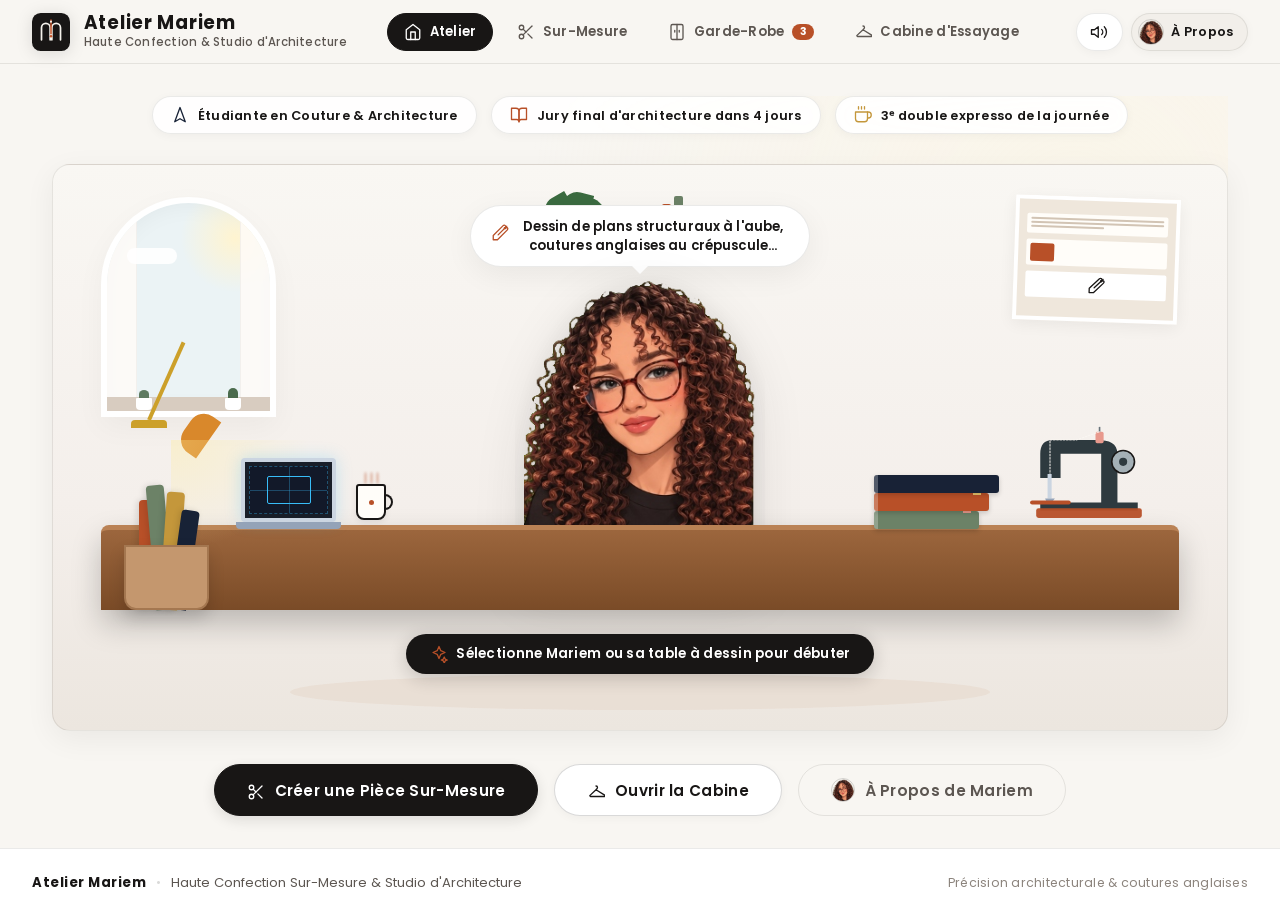
<file: index.html>
<!DOCTYPE html>
<html lang="fr">
<head>
  <meta charset="UTF-8" />
  <meta name="viewport" content="width=device-width, initial-scale=1.0" />
  <title>Atelier Mariem — Haute Confection & Studio d'Architecture</title>
  <meta name="description" content="L'atelier de confection de Mariem, étudiante en architecture et modéliste. Créez votre vêtement sur-mesure, assistez à sa confection mécanique et essayez vos tenues en cabine d'essayage virtuelle." />

  <!-- Favicon with Architectural Monogram -->
  <link rel="icon" href="data:image/svg+xml,<svg xmlns=%22http://www.w3.org/2000/svg%22 viewBox=%220 0 44 44%22 fill=%22none%22><rect width=%2244%22 height=%2244%22 rx=%2210%22 fill=%22%23181615%22/><path d=%22M11 31V17C11 14.2 13.2 12 16 12C18.8 12 21 14.2 21 17V31M23 31V17C23 14.2 25.2 12 28 12C30.8 12 33 14.2 33 17V31%22 stroke=%22%23F5F2EB%22 stroke-width=%222.5%22 stroke-linecap=%22round%22/><circle cx=%2222%22 cy=%2224%22 r=%222%22 fill=%22%23C2542B%22/></svg>" />

  <!-- Google Fonts: Poppins (Clean, Architectural, Premium) -->
  <link rel="preconnect" href="https://fonts.googleapis.com" />
  <link rel="preconnect" href="https://fonts.gstatic.com" crossorigin />
  <link href="https://fonts.googleapis.com/css2?family=Poppins:ital,wght@0,300;0,400;0,500;0,600;0,700;0,800;1,400;1,500;1,600&display=swap" rel="stylesheet" />

  <!-- Modular CSS Files -->
  <link rel="stylesheet" href="css/styles.css?v=8" />
  <link rel="stylesheet" href="css/studio.css?v=8" />
  <link rel="stylesheet" href="css/conversation.css?v=8" />
  <link rel="stylesheet" href="css/workshop.css?v=8" />
  <link rel="stylesheet" href="css/wardrobe.css?v=8" />
  <link rel="stylesheet" href="css/fitting-room.css?v=8" />
</head>
<body>
  <div class="atelier-app-root">
    <!-- Top Navigation Bar -->
    <header class="atelier-navbar">
      <div class="navbar-inner">
        <!-- Brand / Studio Logo -->
        <a href="#studio" class="navbar-brand" id="brand-logo-link" aria-label="Accueil Atelier Mariem">
          <div class="brand-monogram-container" id="brand-logo-slot">
            <svg class="brand-vector-logo" width="38" height="38" viewBox="0 0 44 44" fill="none" xmlns="http://www.w3.org/2000/svg">
              <rect width="44" height="44" rx="10" fill="#181615" />
              <path d="M11 31V17C11 14.2386 13.2386 12 16 12C18.7614 12 21 14.2386 21 17V31" stroke="#F5F2EB" stroke-width="2" stroke-linecap="round" />
              <path d="M23 31V17C23 14.2386 25.2386 12 28 12C30.7614 12 33 14.2386 33 17V31" stroke="#F5F2EB" stroke-width="2" stroke-linecap="round" />
              <path d="M22 8V24" stroke="#C2542B" stroke-width="1.75" stroke-linecap="round" />
              <circle cx="22" cy="10" r="1.2" fill="#FAF7F2" />
              <circle cx="22" cy="27" r="1.5" fill="#C2542B" />
            </svg>
          </div>
          <div class="brand-text-block">
            <h1 class="brand-name" data-i18n="brand_title">Atelier Mariem</h1>
            <span class="brand-tagline" data-i18n="brand_subtitle">Haute Confection & Studio d'Architecture</span>
          </div>
        </a>

        <!-- Scene Navigation Links (Vector Line Icons, Zero Emojis) -->
        <nav class="navbar-navigation" aria-label="Navigation principale">
          <ul class="navbar-nav">
            <li>
              <a href="#studio" class="nav-link active" data-scene="studio">
                <svg class="nav-icon" viewBox="0 0 24 24" fill="none" stroke="currentColor" stroke-width="1.75" stroke-linecap="round" stroke-linejoin="round"><path d="M3 9l9-7 9 7v11a2 2 0 0 1-2 2H5a2 2 0 0 1-2-2z"></path><polyline points="9 22 9 12 15 12 15 22"></polyline></svg>
                <span data-i18n="nav_studio">Atelier</span>
              </a>
            </li>
            <li>
              <a href="#order" class="nav-link" data-scene="order">
                <svg class="nav-icon" viewBox="0 0 24 24" fill="none" stroke="currentColor" stroke-width="1.75" stroke-linecap="round" stroke-linejoin="round"><circle cx="6" cy="6" r="3"></circle><circle cx="6" cy="18" r="3"></circle><line x1="20" y1="4" x2="8.12" y2="15.88"></line><line x1="14.47" y1="14.48" x2="20" y2="20"></line><line x1="8.12" y1="8.12" x2="12" y2="12"></line></svg>
                <span data-i18n="nav_order">Sur-Mesure</span>
              </a>
            </li>
            <li>
              <a href="#wardrobe" class="nav-link" data-scene="wardrobe">
                <svg class="nav-icon" viewBox="0 0 24 24" fill="none" stroke="currentColor" stroke-width="1.75" stroke-linecap="round" stroke-linejoin="round"><rect x="4" y="2" width="16" height="20" rx="2"></rect><line x1="12" y1="2" x2="12" y2="22"></line><line x1="9" y1="10" x2="9" y2="12"></line><line x1="15" y1="10" x2="15" y2="12"></line></svg>
                <span data-i18n="nav_wardrobe">Garde-Robe</span>
                <span class="nav-counter-badge" id="nav-wardrobe-count" aria-label="Nombre de pièces dans la garde-robe">3</span>
              </a>
            </li>
            <li>
              <a href="#fitting" class="nav-link" data-scene="fitting">
                <svg class="nav-icon" viewBox="0 0 24 24" fill="none" stroke="currentColor" stroke-width="1.75" stroke-linecap="round" stroke-linejoin="round"><path d="M12 4a2 2 0 0 1 2 2c0 1.5-1.5 2-2 3l-8 7.5a1 1 0 0 0 .7 1.5h18.6a1 1 0 0 0 .7-1.5L12 9"></path></svg>
                <span data-i18n="nav_fitting">Cabine d'Essayage</span>
              </a>
            </li>
          </ul>
        </nav>

        <!-- Right Quick Controls -->
        <div class="navbar-controls">
          <!-- Sound Toggle (Web Audio API) -->
          <button class="btn-ctrl" id="btn-toggle-sound" title="Activer ou couper l'ambiance sonore" aria-label="Ambiance sonore">
            <svg class="ctrl-icon" viewBox="0 0 24 24" fill="none" stroke="currentColor" stroke-width="1.75" stroke-linecap="round" stroke-linejoin="round"><polygon points="11 5 6 9 2 9 2 15 6 15 11 19 11 5"></polygon><path d="M19.07 4.93a10 10 0 0 1 0 14.14M15.54 8.46a5 5 0 0 1 0 7.07"></path></svg>
          </button>

          <!-- About Mariem Button (with Circular Avatar Crop) -->
          <button class="btn-ctrl btn-about-pill" id="btn-nav-about" title="À Propos de Mariem" aria-label="À Propos de Mariem">
            <img src="assets/mariem/bust-wink.png" alt="Mariem" class="avatar-mini-crop" />
            <span data-i18n="nav_about">À Propos</span>
          </button>
        </div>
      </div>
    </header>

    <!-- Main Viewport for Animated Single-Page Scenes -->
    <main class="app-viewport" id="app-main-viewport" role="main"></main>

    <!-- About Mariem Modal (Pinterest / Luxury Editorial Lookbook Card) -->
    <div class="modal-backdrop" id="about-mariem-modal" style="display: none;" role="dialog" aria-modal="true" aria-labelledby="about-modal-heading">
      <div class="modal-sheet">
        <button class="modal-close-corner" id="btn-close-about-modal" aria-label="Fermer la fenêtre">
          <svg viewBox="0 0 24 24" width="18" height="18" fill="none" stroke="currentColor" stroke-width="2" stroke-linecap="round" stroke-linejoin="round"><line x1="18" y1="6" x2="6" y2="18"></line><line x1="6" y1="6" x2="18" y2="18"></line></svg>
        </button>

        <div class="about-hero-row">
          <img src="assets/me.png" alt="Mariem avec lunettes rondes et cheveux bouclés" class="about-portrait-circle" />
          <div class="about-titles-col">
            <span class="about-kicker">Haute Confection & Architecture</span>
            <h3 id="about-modal-heading" data-i18n="about_title">Bonjour, je suis Mariem</h3>
            <p class="about-sub-role" data-i18n="about_subtitle">Étudiante en architecture le jour, modéliste et couturière la nuit</p>
          </div>
        </div>

        <p class="about-bio-body" data-i18n="about_bio">
          Bienvenue dans mon atelier. Entre deux révisions de mécanique des structures et de théories urbaines, je façonne des vêtements durables sur une Singer mécanique vintage tout en acier. Chaque pièce est coupée à la main selon des règles strictes de tracé architectural, montée en coutures anglaises et pensée pour traverser le temps.
        </p>

        <div class="about-facts-box">
          <h4 data-i18n="about_fun_facts_title">Principes d'Atelier</h4>
          <ul class="about-facts-list">
            <li data-i18n="about_fact_1">Focus : Double expresso avoine et vinyles ambient en continu</li>
            <li data-i18n="about_fact_2">Machine : Mécanique Singer 1984 tout en acier</li>
            <li data-i18n="about_fact_3">Esthétique : Lignes architecturales épurées et tombé fluide</li>
            <li data-i18n="about_fact_4">Durabilité : Zéro déchet, chutes valorisées et fibres 100% naturelles</li>
          </ul>
        </div>

        <div class="modal-bottom-actions">
          <button class="btn btn-primary btn-large" onclick="document.getElementById('about-mariem-modal').style.display='none'">
            <span data-i18n="about_close_btn">Retourner à l'Atelier</span>
          </button>
        </div>
      </div>
    </div>

    <!-- Atelier Footer -->
    <footer class="atelier-footer">
      <div class="footer-inner">
        <div class="footer-left">
          <span class="footer-brand-title">Atelier Mariem</span>
          <span class="footer-sep">•</span>
          <span>Haute Confection Sur-Mesure & Studio d'Architecture</span>
        </div>
        <div class="footer-right">
          <span class="footer-motto">Précision architecturale & coutures anglaises</span>
        </div>
      </div>
    </footer>
  </div>

  <!-- Main JavaScript App Module -->
  <script type="module" src="js/main.js?v=8"></script>
</body>
</html>
</file>
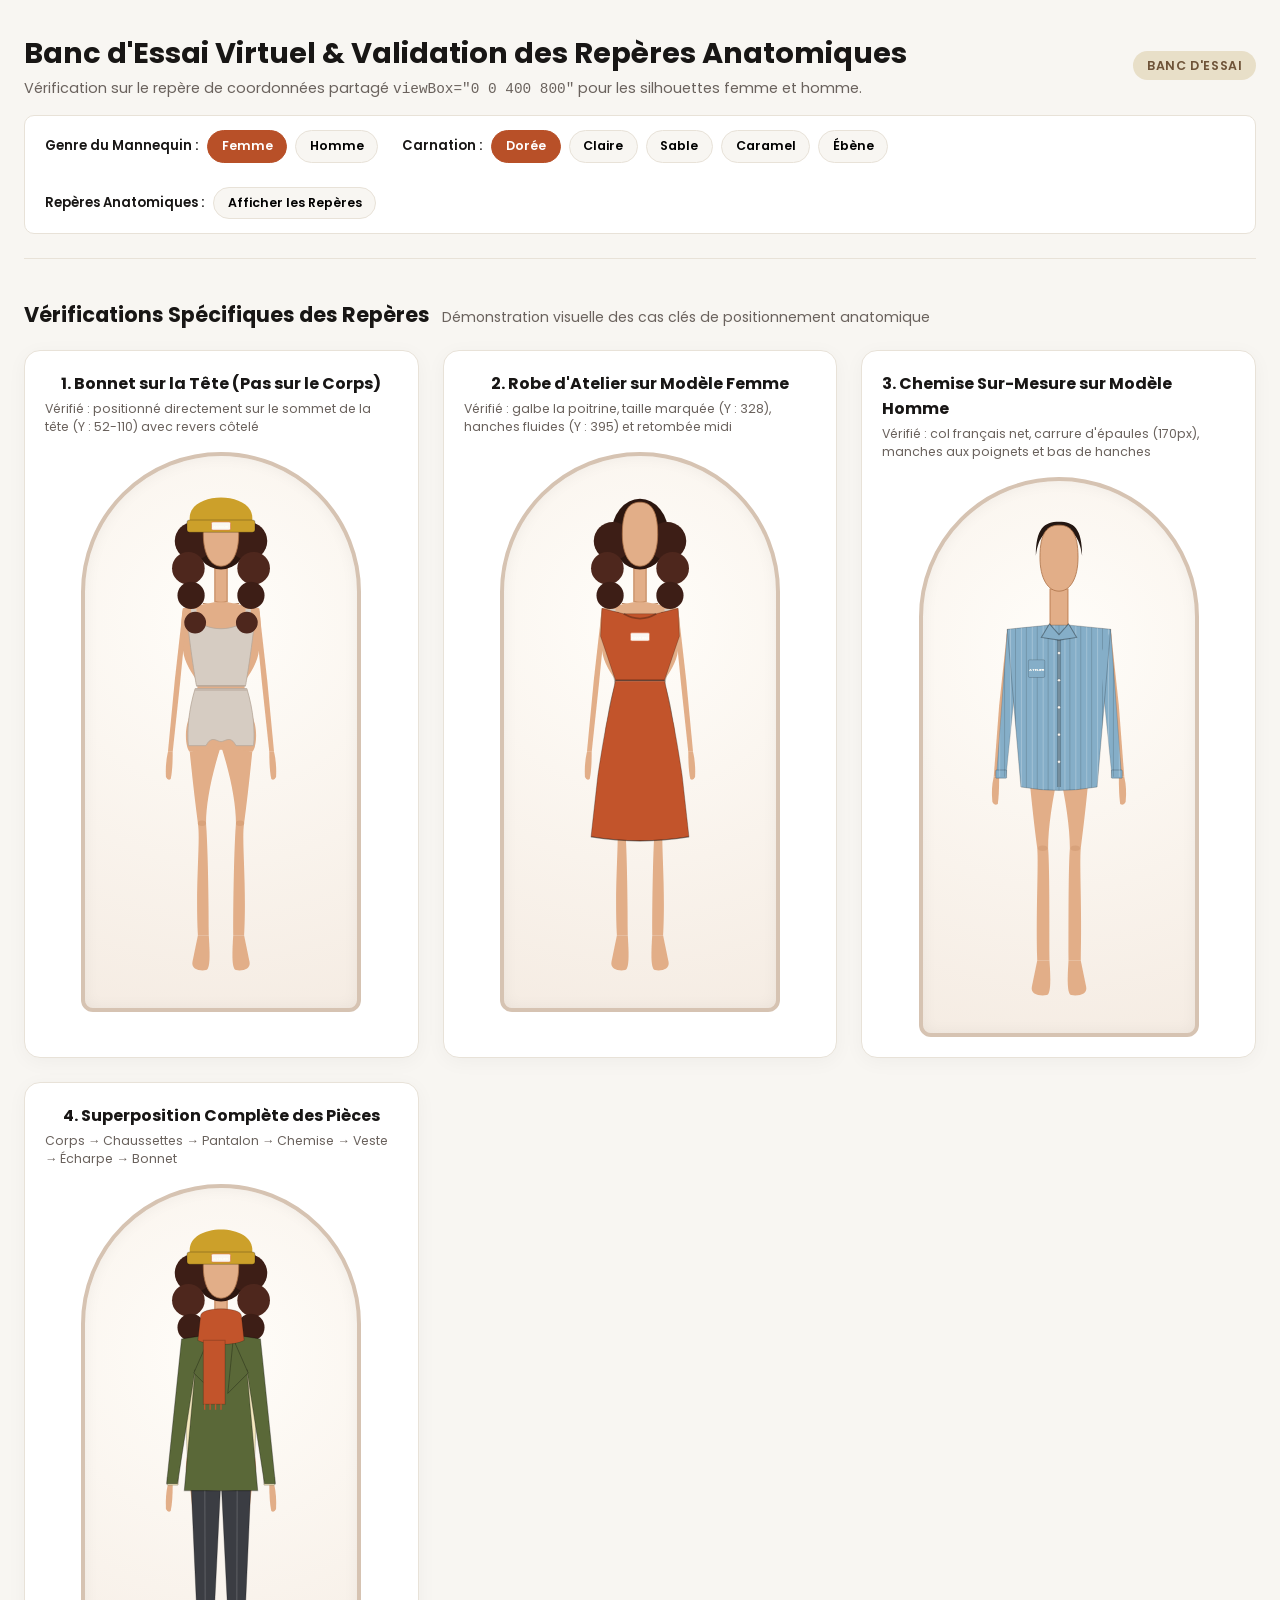
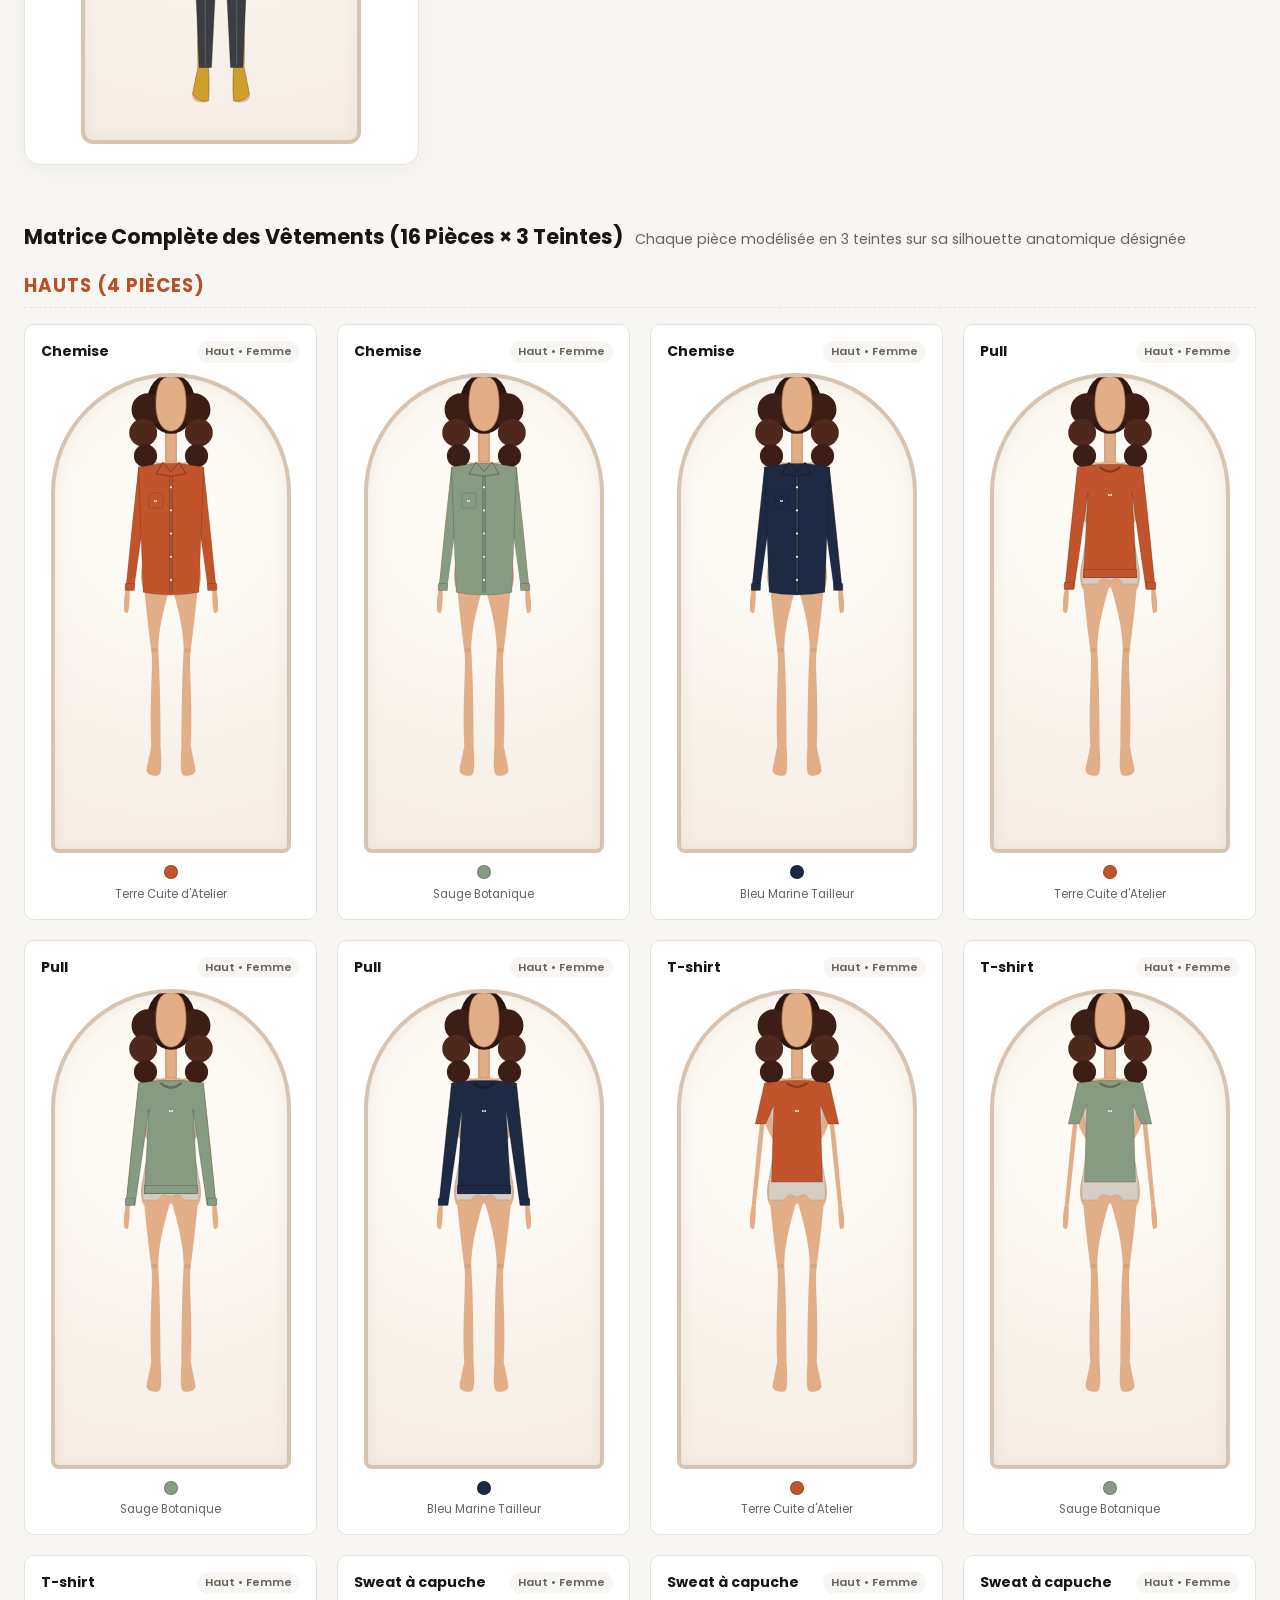
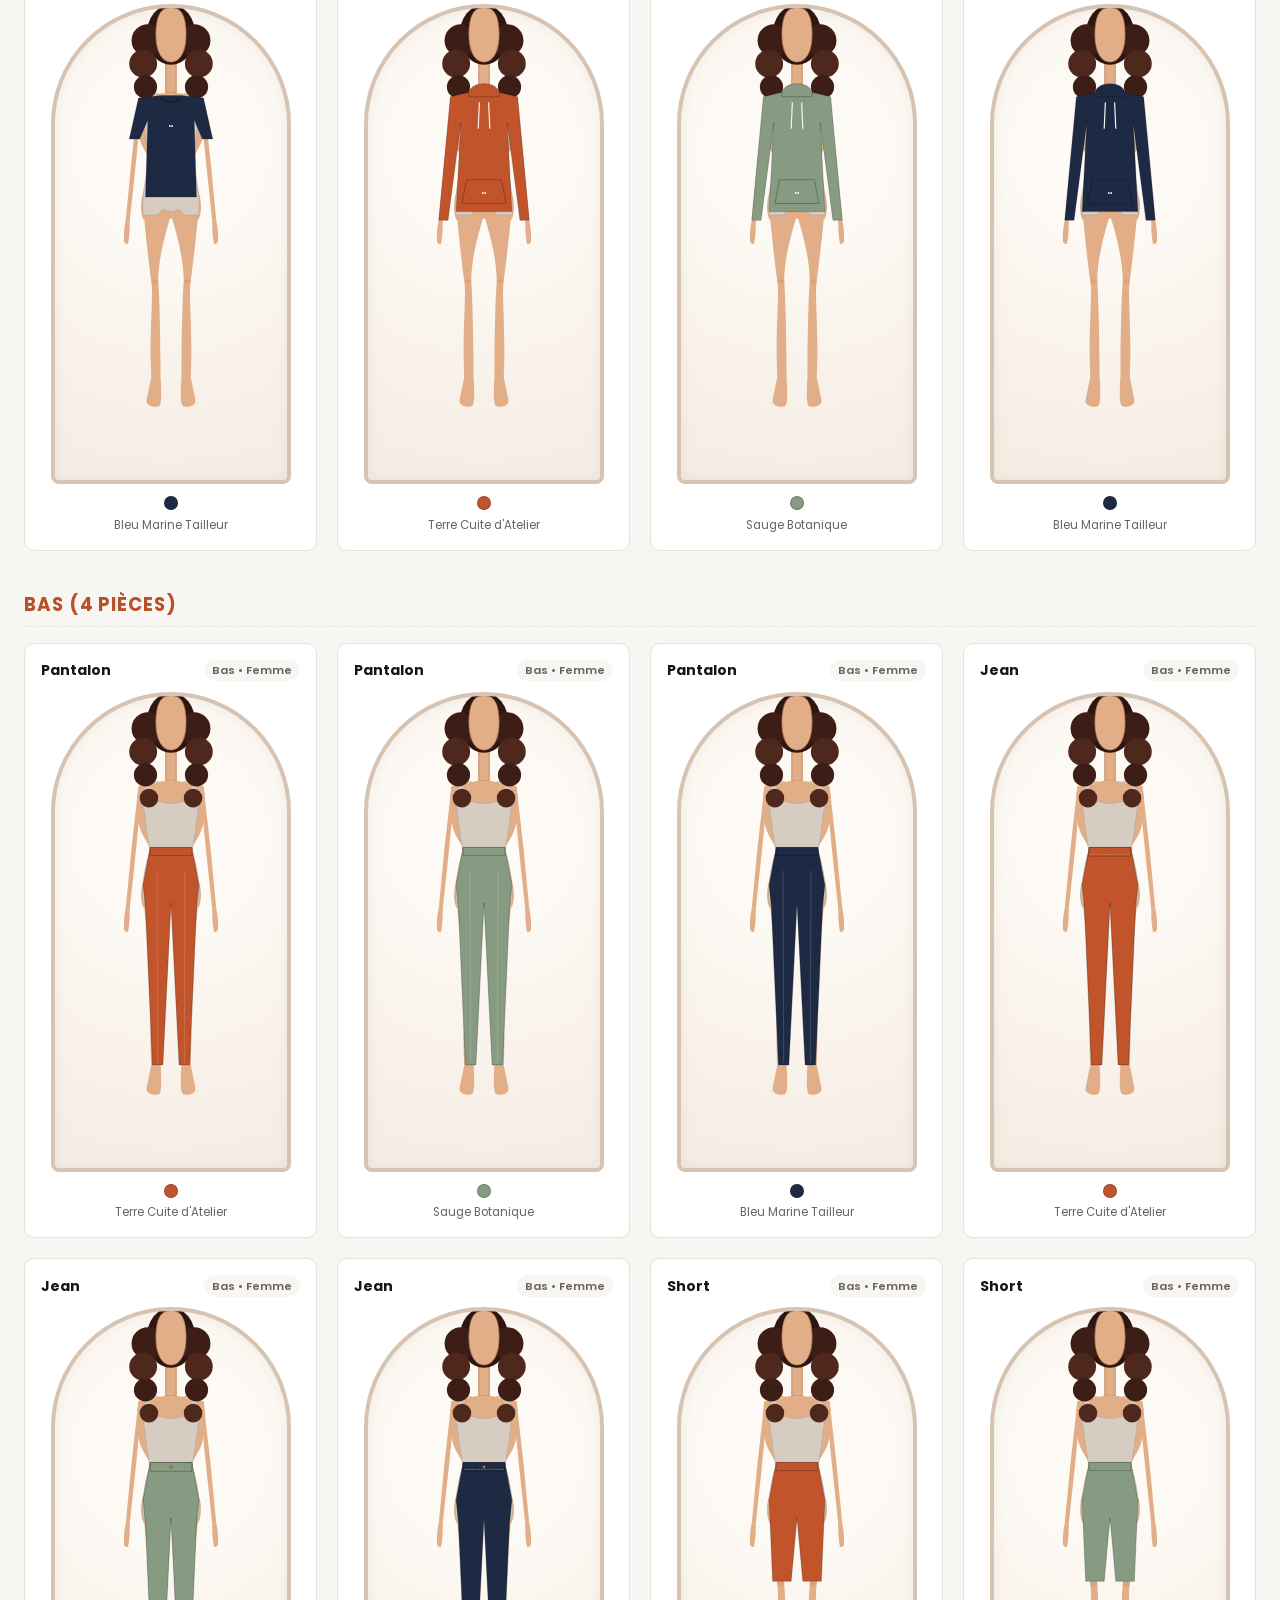
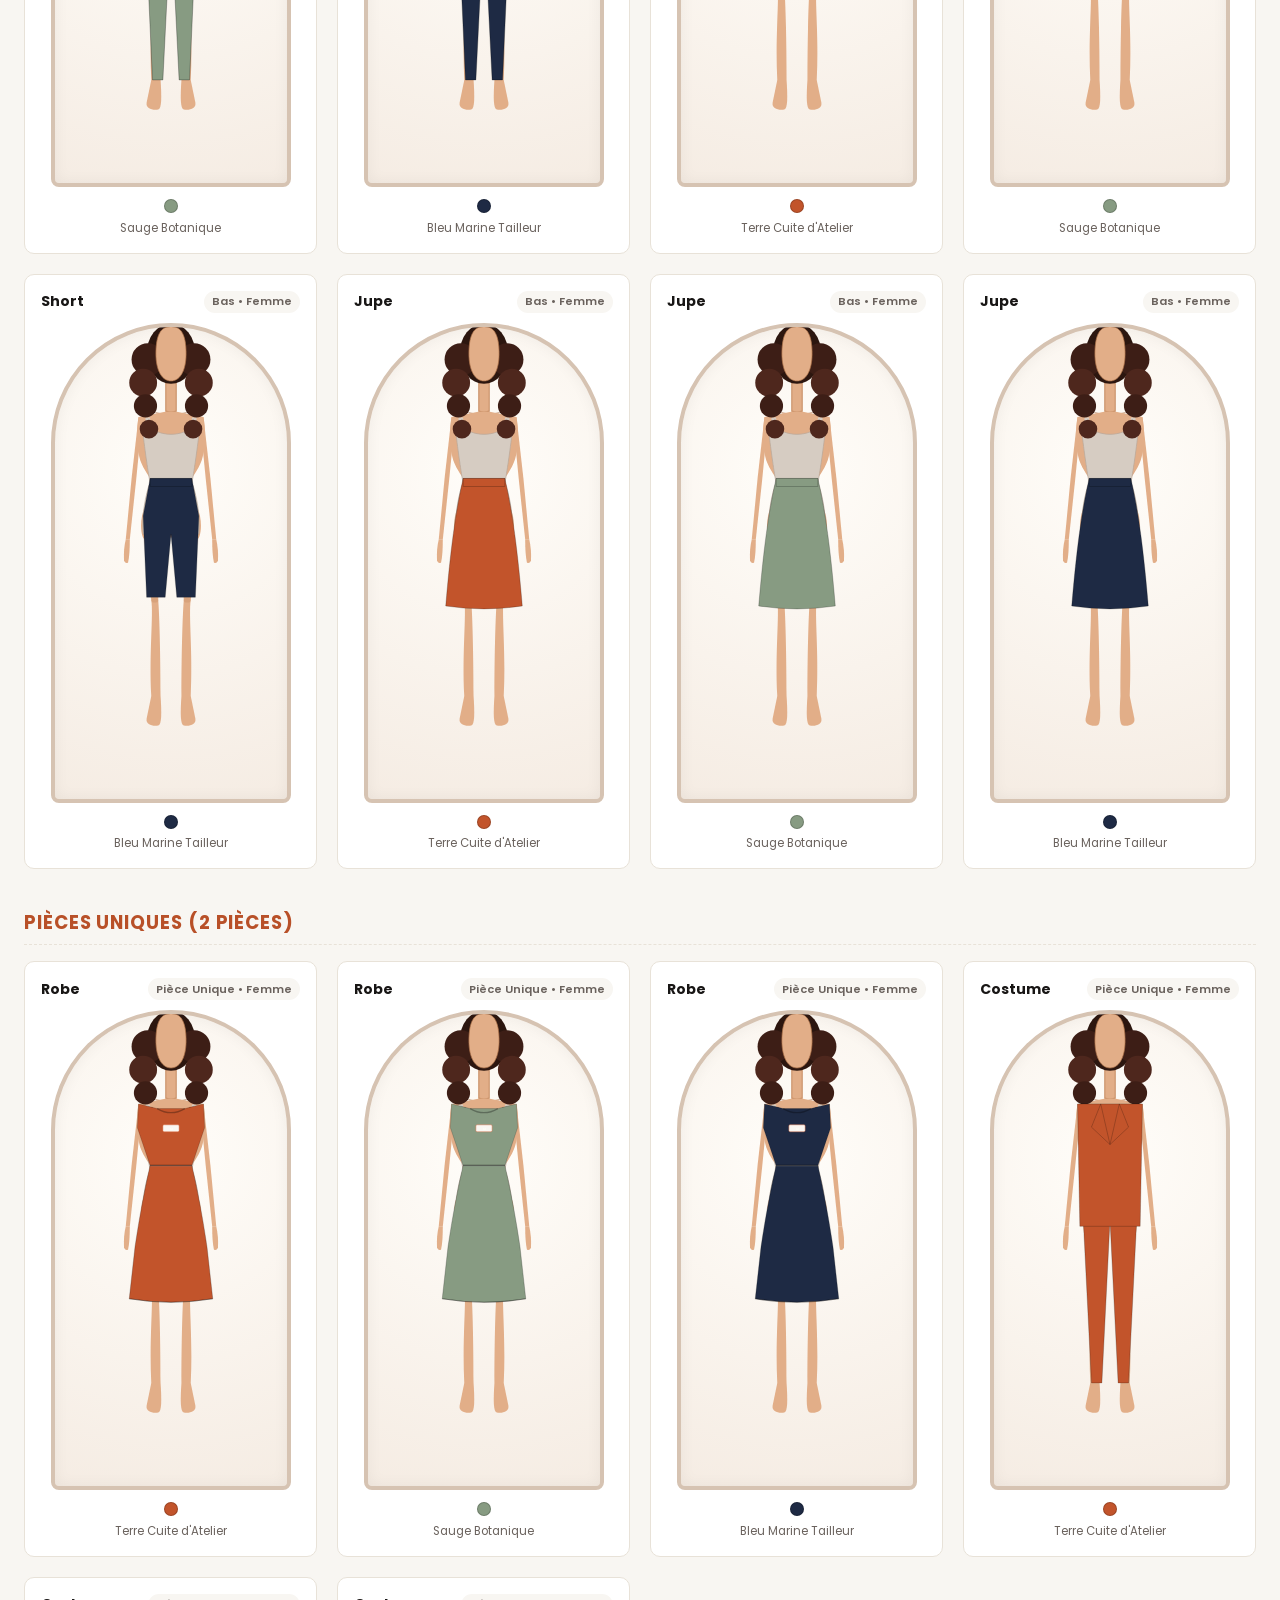
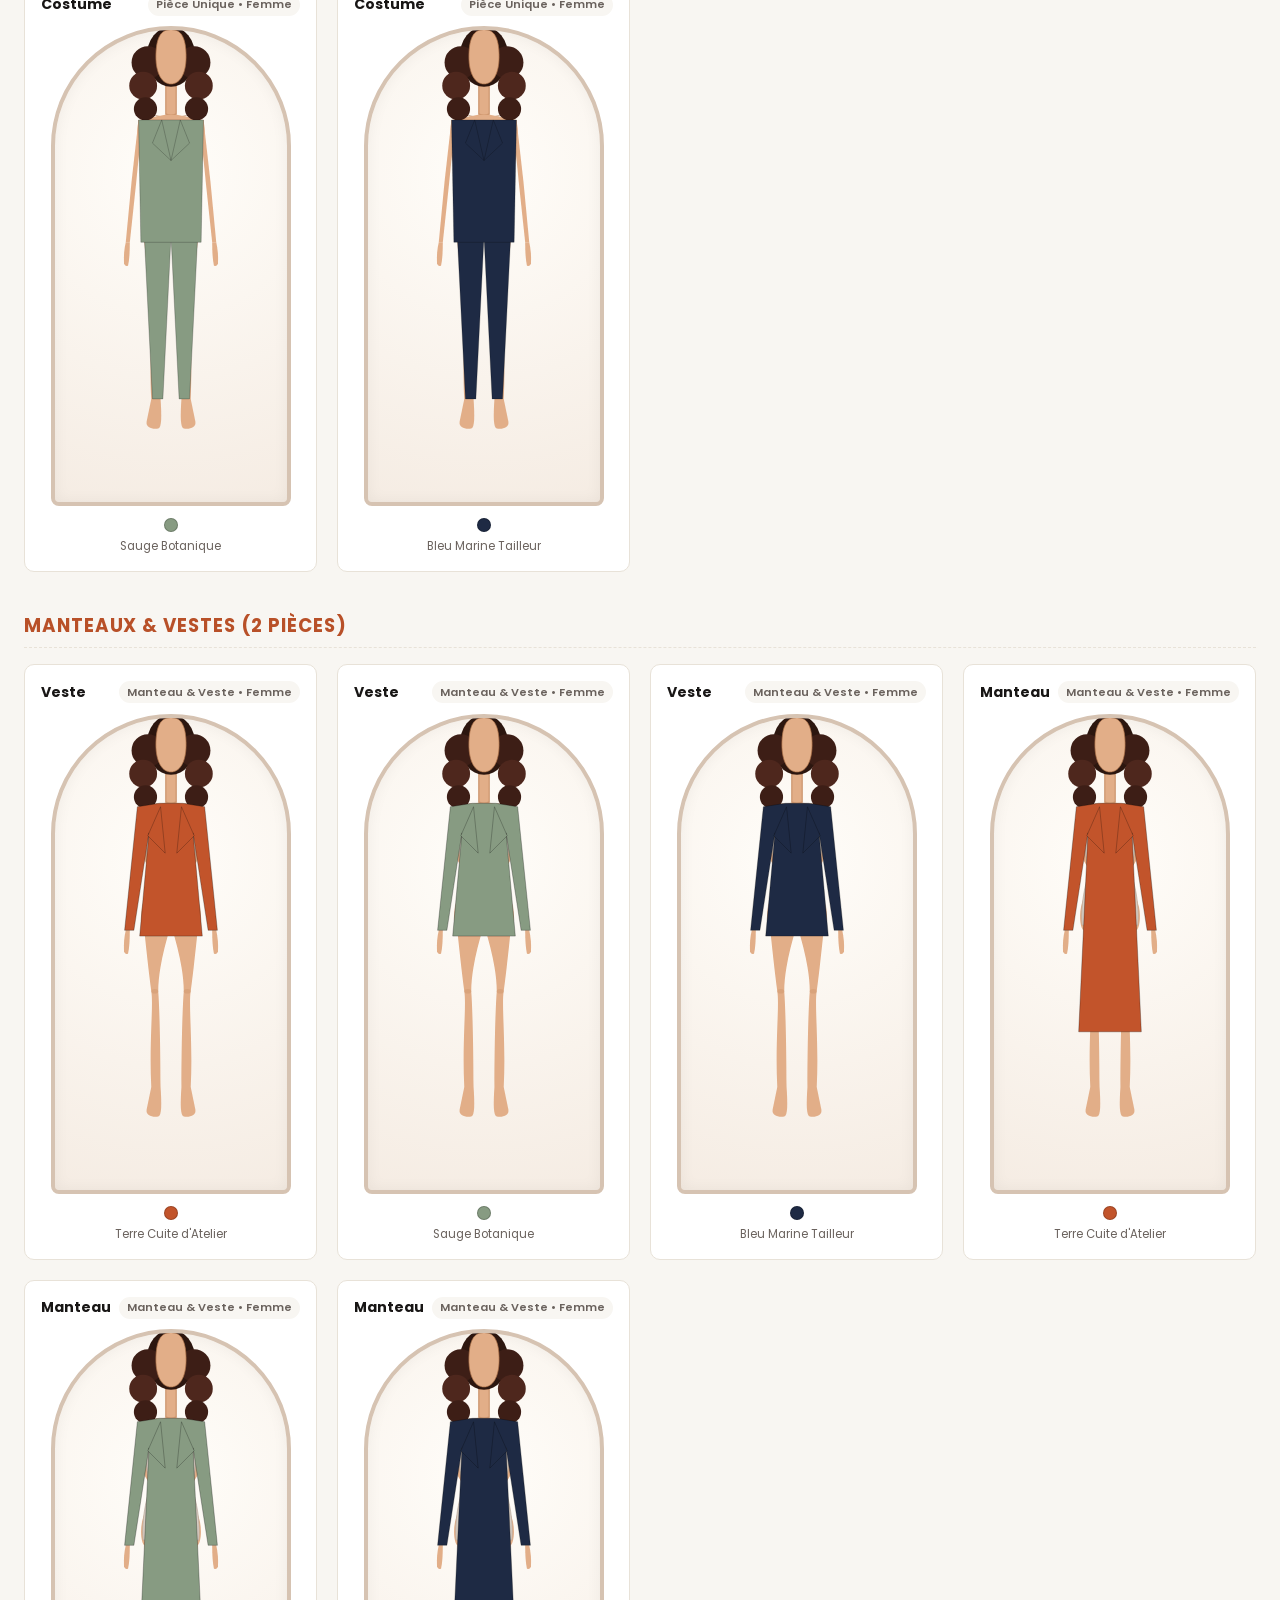
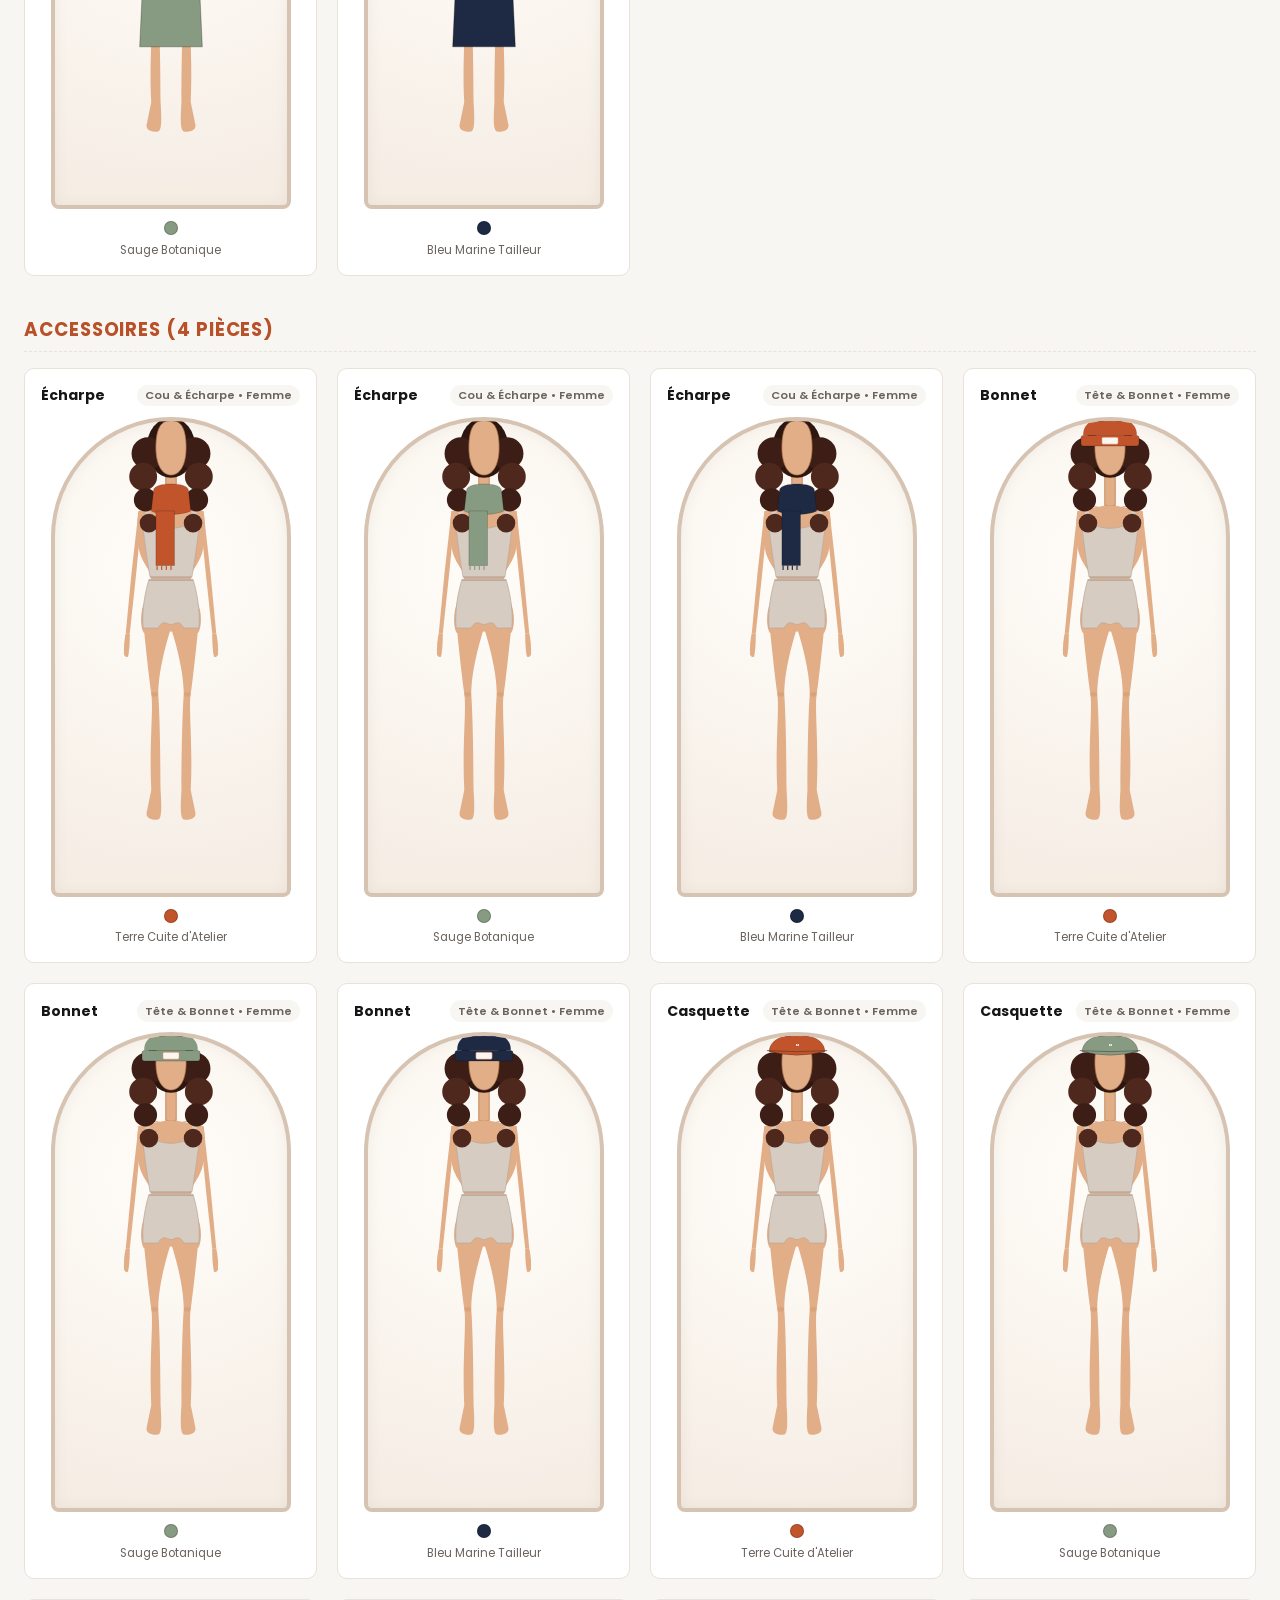
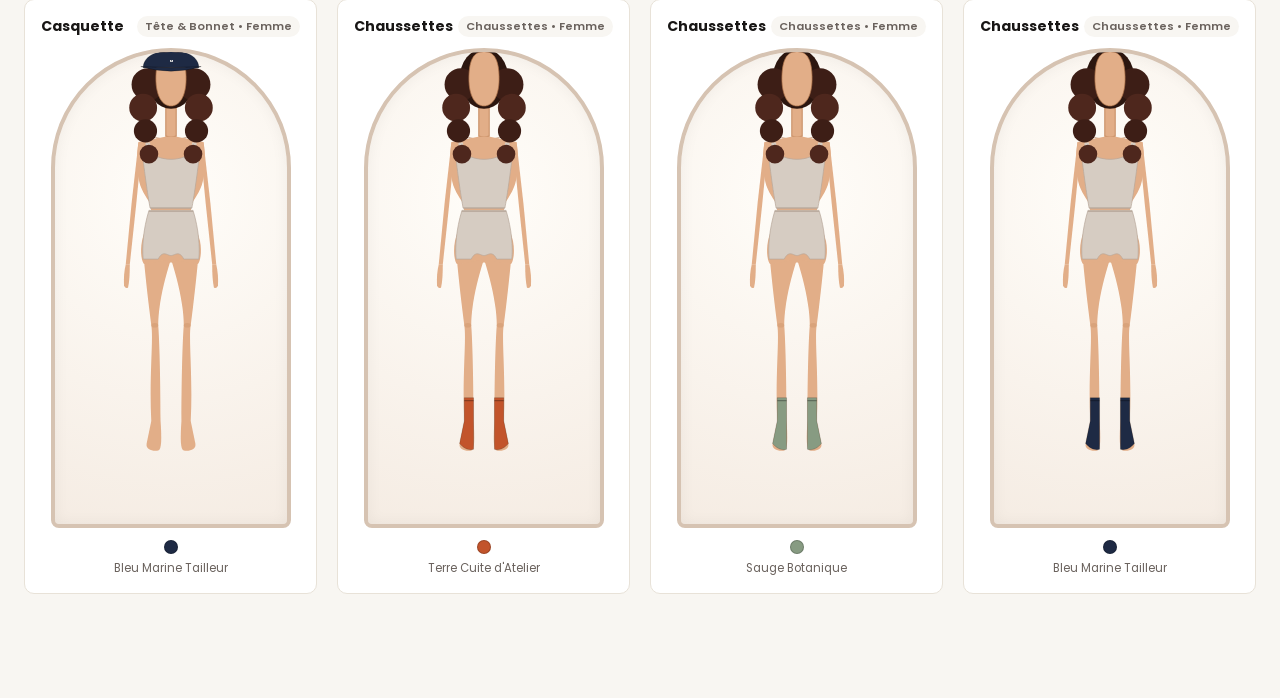
<file: test-fitting.html>
<!DOCTYPE html>
<html lang="fr">
<head>
  <meta charset="UTF-8" />
  <meta name="viewport" content="width=device-width, initial-scale=1.0" />
  <title>Atelier Mariem — Banc d'Essai Virtuel & Validation des Repères Anatomiques</title>

  <!-- Google Fonts: Poppins -->
  <link rel="preconnect" href="https://fonts.googleapis.com" />
  <link rel="preconnect" href="https://fonts.gstatic.com" crossorigin />
  <link href="https://fonts.googleapis.com/css2?family=Poppins:ital,wght@0,300;0,400;0,500;0,600;0,700;0,800;1,400;1,500;1,600&display=swap" rel="stylesheet" />

  <style>
    :root {
      --bg-cream: #F8F6F2;
      --bg-card: #FFFFFF;
      --text-dark: #181615;
      --text-muted: #6A625D;
      --terracotta: #B85028;
      --border-subtle: #E8E2D8;
      --radius-md: 10px;
      --radius-lg: 16px;
      --font-family: 'Poppins', -apple-system, sans-serif;
    }

    * { box-sizing: border-box; margin: 0; padding: 0; }

    body {
      font-family: var(--font-family);
      background-color: var(--bg-cream);
      color: var(--text-dark);
      padding: 2rem 1.5rem 4rem;
      -webkit-font-smoothing: antialiased;
    }

    header.suite-header {
      max-width: 1400px;
      margin: 0 auto 2.5rem;
      display: flex;
      flex-direction: column;
      gap: 1rem;
      border-bottom: 1px solid var(--border-subtle);
      padding-bottom: 1.5rem;
    }

    .suite-title-row {
      display: flex;
      align-items: center;
      justify-content: space-between;
      flex-wrap: wrap;
      gap: 1rem;
    }

    h1 {
      font-size: 1.8rem;
      font-weight: 700;
      color: var(--text-dark);
    }

    .suite-badge {
      background: #E8DFC8;
      color: #6E5338;
      padding: 0.35rem 0.85rem;
      border-radius: 9999px;
      font-size: 0.78rem;
      font-weight: 600;
      text-transform: uppercase;
      letter-spacing: 0.05em;
    }

    .controls-bar {
      display: flex;
      align-items: center;
      gap: 1.5rem;
      flex-wrap: wrap;
      background: var(--bg-card);
      padding: 0.85rem 1.25rem;
      border-radius: var(--radius-md);
      border: 1px solid var(--border-subtle);
    }

    .control-group {
      display: flex;
      align-items: center;
      gap: 0.5rem;
      font-size: 0.82rem;
      font-weight: 600;
    }

    .btn-toggle {
      border: 1px solid var(--border-subtle);
      background: var(--bg-cream);
      padding: 0.4rem 0.85rem;
      border-radius: 9999px;
      cursor: pointer;
      font-family: var(--font-family);
      font-size: 0.78rem;
      font-weight: 600;
      transition: all 160ms ease;
    }

    .btn-toggle.active {
      background: var(--terracotta);
      color: #FFF;
      border-color: var(--terracotta);
    }

    /* Section Highlights */
    section.spotlight-section {
      max-width: 1400px;
      margin: 0 auto 3.5rem;
    }

    .section-head {
      margin-bottom: 1.25rem;
      display: flex;
      align-items: baseline;
      gap: 0.75rem;
    }

    .section-head h2 {
      font-size: 1.3rem;
      font-weight: 700;
    }

    .section-head p {
      color: var(--text-muted);
      font-size: 0.88rem;
    }

    .spotlight-grid {
      display: grid;
      grid-template-columns: repeat(auto-fit, minmax(320px, 1fr));
      gap: 1.5rem;
    }

    .spotlight-card {
      background: var(--bg-card);
      border: 1px solid var(--border-subtle);
      border-radius: var(--radius-lg);
      padding: 1.25rem;
      display: flex;
      flex-direction: column;
      align-items: center;
      box-shadow: 0 4px 20px rgba(0,0,0,0.04);
    }

    .spotlight-card h3 {
      font-size: 1rem;
      font-weight: 700;
      margin-bottom: 0.25rem;
    }

    .spotlight-card p.sub {
      font-size: 0.78rem;
      color: var(--text-muted);
      margin-bottom: 1rem;
    }

    /* Mannequin Stage Container */
    .mannequin-viewport {
      width: 280px;
      height: 560px;
      background: radial-gradient(circle at 50% 30%, #FFFDF9 0%, #F5ECE3 100%);
      border: 4px solid #D6C3B2;
      border-radius: 140px 140px 12px 12px;
      display: flex;
      align-items: flex-end;
      justify-content: center;
      overflow: hidden;
      box-shadow: inset 0 0 15px rgba(0,0,0,0.05);
      position: relative;
    }

    .mannequin-viewport svg {
      width: 280px;
      height: 560px;
    }

    /* Anchor Guides Overlay */
    .guide-line {
      stroke: #E53E3E;
      stroke-width: 1;
      stroke-dasharray: 3 3;
      opacity: 0.6;
    }

    .guide-label {
      font-family: 'Poppins', sans-serif;
      font-size: 8px;
      fill: #E53E3E;
      font-weight: 600;
    }

    /* Full Matrix Grid */
    section.matrix-section {
      max-width: 1400px;
      margin: 0 auto;
    }

    .matrix-category-group {
      margin-bottom: 2.5rem;
    }

    .matrix-cat-title {
      font-size: 1.15rem;
      font-weight: 700;
      color: var(--terracotta);
      margin-bottom: 1rem;
      border-bottom: 1px dashed var(--border-subtle);
      padding-bottom: 0.5rem;
      text-transform: uppercase;
      letter-spacing: 0.05em;
    }

    .matrix-items-row {
      display: grid;
      grid-template-columns: repeat(auto-fill, minmax(280px, 1fr));
      gap: 1.25rem;
    }

    .matrix-item-card {
      background: var(--bg-card);
      border: 1px solid var(--border-subtle);
      border-radius: var(--radius-md);
      padding: 1rem;
      display: flex;
      flex-direction: column;
      align-items: center;
      transition: transform 160ms ease, box-shadow 160ms ease;
    }

    .matrix-item-card:hover {
      transform: translateY(-2px);
      box-shadow: 0 6px 18px rgba(0,0,0,0.06);
    }

    .matrix-item-header {
      width: 100%;
      display: flex;
      justify-content: space-between;
      align-items: center;
      margin-bottom: 0.65rem;
    }

    .matrix-item-name {
      font-size: 0.88rem;
      font-weight: 700;
    }

    .matrix-slot-badge {
      font-size: 0.7rem;
      font-weight: 600;
      background: var(--bg-cream);
      padding: 0.15rem 0.5rem;
      border-radius: 9999px;
      color: var(--text-muted);
    }

    .tri-color-row {
      display: flex;
      gap: 0.45rem;
      width: 100%;
      margin-top: 0.75rem;
      justify-content: center;
    }

    .tri-color-dot {
      width: 14px;
      height: 14px;
      border-radius: 9999px;
      border: 1px solid rgba(0,0,0,0.2);
    }

    .color-label-tag {
      font-size: 0.72rem;
      color: var(--text-muted);
      margin-top: 0.4rem;
    }
  </style>
</head>
<body>
  <header class="suite-header">
    <div class="suite-title-row">
      <div>
        <h1>Banc d'Essai Virtuel & Validation des Repères Anatomiques</h1>
        <p style="color: var(--text-muted); font-size: 0.9rem; margin-top: 0.2rem;">
          Vérification sur le repère de coordonnées partagé <code>viewBox="0 0 400 800"</code> pour les silhouettes femme et homme.
        </p>
      </div>
      <span class="suite-badge">Banc d'Essai</span>
    </div>

    <!-- Live Controls Bar -->
    <div class="controls-bar">
      <div class="control-group">
        <span>Genre du Mannequin :</span>
        <button class="btn-toggle active" id="btn-toggle-femme">Femme</button>
        <button class="btn-toggle" id="btn-toggle-homme">Homme</button>
      </div>

      <div class="control-group">
        <span>Carnation :</span>
        <button class="btn-toggle active" data-tone="warm">Dorée</button>
        <button class="btn-toggle" data-tone="fair">Claire</button>
        <button class="btn-toggle" data-tone="sand">Sable</button>
        <button class="btn-toggle" data-tone="caramel">Caramel</button>
        <button class="btn-toggle" data-tone="deep">Ébène</button>
      </div>

      <div class="control-group">
        <span>Repères Anatomiques :</span>
        <button class="btn-toggle" id="btn-toggle-guides">Afficher les Repères</button>
      </div>
    </div>
  </header>

  <!-- REQUIRED SPOTLIGHT TEST SECTION -->
  <section class="spotlight-section">
    <div class="section-head">
      <h2>Vérifications Spécifiques des Repères</h2>
      <p>Démonstration visuelle des cas clés de positionnement anatomique</p>
    </div>

    <div class="spotlight-grid">
      <!-- 1. BONNET ON HEAD -->
      <div class="spotlight-card" id="card-bonnet-check">
        <h3>1. Bonnet sur la Tête (Pas sur le Corps)</h3>
        <p class="sub">Vérifié : positionné directement sur le sommet de la tête (Y : 52-110) avec revers côtelé</p>
        <div class="mannequin-viewport" id="viewport-bonnet"></div>
      </div>

      <!-- 2. DRESS ON FEMALE MODEL -->
      <div class="spotlight-card" id="card-dress-check">
        <h3>2. Robe d'Atelier sur Modèle Femme</h3>
        <p class="sub">Vérifié : galbe la poitrine, taille marquée (Y : 328), hanches fluides (Y : 395) et retombée midi</p>
        <div class="mannequin-viewport" id="viewport-dress"></div>
      </div>

      <!-- 3. SHIRT ON MALE MODEL -->
      <div class="spotlight-card" id="card-shirt-check">
        <h3>3. Chemise Sur-Mesure sur Modèle Homme</h3>
        <p class="sub">Vérifié : col français net, carrure d'épaules (170px), manches aux poignets et bas de hanches</p>
        <div class="mannequin-viewport" id="viewport-shirt"></div>
      </div>

      <!-- 4. FULL OUTFIT MIX & MATCH -->
      <div class="spotlight-card" id="card-mix-check">
        <h3>4. Superposition Complète des Pièces</h3>
        <p class="sub">Corps &rarr; Chaussettes &rarr; Pantalon &rarr; Chemise &rarr; Veste &rarr; Écharpe &rarr; Bonnet</p>
        <div class="mannequin-viewport" id="viewport-mix"></div>
      </div>
    </div>
  </section>

  <!-- FULL GARMENT MATRIX GRID (ALL 16 PIECES IN 3 COLORS) -->
  <section class="matrix-section">
    <div class="section-head">
      <h2>Matrice Complète des Vêtements (16 Pièces &times; 3 Teintes)</h2>
      <p>Chaque pièce modélisée en 3 teintes sur sa silhouette anatomique désignée</p>
    </div>

    <div id="matrix-container"></div>
  </section>

  <!-- SCRIPT -->
  <script type="module">
    import { GARMENT_PIECES, COLOR_PALETTE, SLOT_TABLE } from "./js/clothingData.js?v=4";
    import { getFittingMannequinBaseSvg, getLayeredGarmentSvg, getSvgPatternDefs, MODEL_ANCHORS, SKIN_TONES } from "./js/garmentSvg.js?v=4";

    let currentGender = "femme";
    let currentTone = "warm";
    let showGuides = false;

    const CATEGORY_NAMES = {
      tops: "Hauts",
      bottoms: "Bas",
      onepiece: "Pièces Uniques",
      outerwear: "Manteaux & Vestes",
      accessories: "Accessoires"
    };

    const SLOT_LABELS_FR = {
      head: "Tête & Bonnet",
      neck: "Cou & Écharpe",
      top: "Haut",
      bottom: "Bas",
      onepiece: "Pièce Unique",
      outerwear: "Manteau & Veste",
      feet: "Chaussettes"
    };

    // 3 Curated test colors for each piece
    const TEST_COLORS = [
      COLOR_PALETTE.find(c => c.id === "terracotta") || COLOR_PALETTE[0],
      COLOR_PALETTE.find(c => c.id === "sage_garden") || COLOR_PALETTE[2],
      COLOR_PALETTE.find(c => c.id === "deep_navy") || COLOR_PALETTE[5]
    ];

    function renderAnchorGuidesSvg(gender) {
      if (!showGuides) return "";
      const a = MODEL_ANCHORS[gender];
      return `
        <g class="anchor-guides-overlay" pointer-events="none">
          <!-- Épaules -->
          <line x1="30" y1="${a.shoulders.y}" x2="370" y2="${a.shoulders.y}" class="guide-line" />
          <text x="35" y="${a.shoulders.y - 3}" class="guide-label">ÉPAULES (${a.shoulders.y})</text>

          <!-- Poitrine -->
          <line x1="30" y1="${a.bust.y}" x2="370" y2="${a.bust.y}" class="guide-line" />
          <text x="35" y="${a.bust.y - 3}" class="guide-label">POITRINE (${a.bust.y})</text>

          <!-- Taille -->
          <line x1="30" y1="${a.waist.y}" x2="370" y2="${a.waist.y}" class="guide-line" />
          <text x="35" y="${a.waist.y - 3}" class="guide-label">TAILLE (${a.waist.y})</text>

          <!-- Hanches -->
          <line x1="30" y1="${a.hips.y}" x2="370" y2="${a.hips.y}" class="guide-line" />
          <text x="35" y="${a.hips.y - 3}" class="guide-label">HANCHES (${a.hips.y})</text>

          <!-- Genoux -->
          <line x1="30" y1="${a.knees.y}" x2="370" y2="${a.knees.y}" class="guide-line" />
          <text x="35" y="${a.knees.y - 3}" class="guide-label">GENOUX (${a.knees.y})</text>

          <!-- Chevilles -->
          <line x1="30" y1="${a.ankles.y}" x2="370" y2="${a.ankles.y}" class="guide-line" />
          <text x="35" y="${a.ankles.y - 3}" class="guide-label">CHEVILLES (${a.ankles.y})</text>
        </g>
      `;
    }

    function buildCompositeSvg(gender, tone, layers = []) {
      return `
        <svg viewBox="0 0 400 800" xmlns="http://www.w3.org/2000/svg">
          ${getSvgPatternDefs("pat")}
          ${getFittingMannequinBaseSvg(gender, tone)}
          ${layers.join("")}
          ${renderAnchorGuidesSvg(gender)}
        </svg>
      `;
    }

    function renderSpotlights() {
      // 1. Bonnet on head (not on body!)
      const bonnetPiece = {
        pieceId: "bonnet",
        slot: "head",
        colorHex: "#CCA02A",
        styleId: "cuffed",
        patternId: "plain",
        embroideryText: "AMOUR",
        threadColorHex: "#FFFDF6"
      };
      const bonnetSvg = buildCompositeSvg(currentGender, currentTone, [
        getLayeredGarmentSvg(bonnetPiece, currentGender)
      ]);
      document.getElementById("viewport-bonnet").innerHTML = bonnetSvg;

      // 2. Dress on female model
      const dressPiece = {
        pieceId: "robe",
        slot: "onepiece",
        colorHex: "#C2542B",
        styleId: "slip",
        patternId: "plain",
        embroideryText: "MARIEM",
        threadColorHex: "#FFFDF6"
      };
      const dressSvg = buildCompositeSvg("femme", currentTone, [
        getLayeredGarmentSvg(dressPiece, "femme")
      ]);
      document.getElementById("viewport-dress").innerHTML = dressSvg;

      // 3. Shirt on male model
      const shirtPiece = {
        pieceId: "chemise",
        slot: "top",
        colorHex: "#85AEC8",
        styleId: "classic",
        patternId: "stripes",
        embroideryText: "ATELIER",
        threadColorHex: "#FFFDF6"
      };
      const shirtSvg = buildCompositeSvg("homme", currentTone, [
        getLayeredGarmentSvg(shirtPiece, "homme")
      ]);
      document.getElementById("viewport-shirt").innerHTML = shirtSvg;

      // 4. Full mix & match
      const socksPiece = { pieceId: "chaussettes", slot: "feet", colorHex: "#CCA02A", styleId: "crew" };
      const pantsPiece = { pieceId: "pantalon", slot: "bottom", colorHex: "#3B3D43", styleId: "wide" };
      const chemisePiece = { pieceId: "chemise", slot: "top", colorHex: "#F5E9BE", styleId: "classic" };
      const jacketPiece = { pieceId: "veste", slot: "outerwear", colorHex: "#5A6838", styleId: "blazer" };
      const scarfPiece = { pieceId: "echarpe", slot: "neck", colorHex: "#C2542B", styleId: "chunky" };
      const hatPiece = { pieceId: "bonnet", slot: "head", colorHex: "#CCA02A", styleId: "cuffed" };

      const mixSvg = buildCompositeSvg(currentGender, currentTone, [
        getLayeredGarmentSvg(socksPiece, currentGender),
        getLayeredGarmentSvg(pantsPiece, currentGender),
        getLayeredGarmentSvg(chemisePiece, currentGender),
        getLayeredGarmentSvg(jacketPiece, currentGender),
        getLayeredGarmentSvg(scarfPiece, currentGender),
        getLayeredGarmentSvg(hatPiece, currentGender)
      ]);
      document.getElementById("viewport-mix").innerHTML = mixSvg;
    }

    function renderFullMatrix() {
      const container = document.getElementById("matrix-container");
      const categories = ["tops", "bottoms", "onepiece", "outerwear", "accessories"];

      container.innerHTML = categories.map(cat => {
        const catPieces = GARMENT_PIECES.filter(p => p.category === cat);
        if (catPieces.length === 0) return "";

        const catTitle = CATEGORY_NAMES[cat] || cat;

        return `
          <div class="matrix-category-group">
            <h3 class="matrix-cat-title">${catTitle} (${catPieces.length} ${catPieces.length > 1 ? "pièces" : "pièce"})</h3>
            <div class="matrix-items-row">
              ${catPieces.map(piece => {
                const targetGender = piece.gender === "both" ? currentGender : piece.gender;
                const slot = SLOT_TABLE[piece.id] || piece.slot;
                const genderLabel = targetGender === "femme" ? "Femme" : "Homme";

                return TEST_COLORS.map(color => {
                  const pData = {
                    pieceId: piece.id,
                    slot: slot,
                    colorHex: color.hex,
                    styleId: piece.styles[0]?.id || "classic",
                    patternId: "plain",
                    embroideryText: "M",
                    threadColorHex: "#FFFDF6"
                  };

                  const cardSvg = buildCompositeSvg(targetGender, currentTone, [
                    getLayeredGarmentSvg(pData, targetGender)
                  ]);

                  return `
                    <div class="matrix-item-card">
                      <div class="matrix-item-header">
                        <span class="matrix-item-name">${piece.nameFr || piece.nameEn}</span>
                        <span class="matrix-slot-badge">${SLOT_LABELS_FR[slot] || slot} • ${genderLabel}</span>
                      </div>
                      <div class="mannequin-viewport" style="width: 240px; height: 480px; border-radius: 120px 120px 8px 8px;">
                        ${cardSvg}
                      </div>
                      <div class="tri-color-row">
                        <span class="tri-color-dot" style="background-color: ${color.hex};"></span>
                      </div>
                      <span class="color-label-tag">${color.nameFr || color.nameEn}</span>
                    </div>
                  `;
                }).join("");
              }).join("")}
            </div>
          </div>
        `;
      }).join("");
    }

    function renderAll() {
      renderSpotlights();
      renderFullMatrix();
    }

    // Event listeners
    document.getElementById("btn-toggle-femme").addEventListener("click", () => {
      currentGender = "femme";
      document.getElementById("btn-toggle-femme").classList.add("active");
      document.getElementById("btn-toggle-homme").classList.remove("active");
      renderAll();
    });

    document.getElementById("btn-toggle-homme").addEventListener("click", () => {
      currentGender = "homme";
      document.getElementById("btn-toggle-homme").classList.add("active");
      document.getElementById("btn-toggle-femme").classList.remove("active");
      renderAll();
    });

    document.querySelectorAll("[data-tone]").forEach(btn => {
      btn.addEventListener("click", () => {
        document.querySelectorAll("[data-tone]").forEach(b => b.classList.remove("active"));
        btn.classList.add("active");
        currentTone = btn.getAttribute("data-tone");
        renderAll();
      });
    });

    document.getElementById("btn-toggle-guides").addEventListener("click", () => {
      showGuides = !showGuides;
      document.getElementById("btn-toggle-guides").classList.toggle("active", showGuides);
      renderAll();
    });

    renderAll();
  </script>
</body>
</html>
</file>
<file: css/styles.css>
/* ==========================================================================
   Atelier Mariem - Luxury Design System & Global Stylesheet
   Typography: Poppins exclusively
   Aesthetic: Pinterest high-end editorial atelier, architectural precision,
   understated luxury, uniform button heights & cohesive vector icon library
   ========================================================================== */

:root {
  /* High-End Architectural Atelier Color Palette */
  --bg-cream: #F8F6F2;
  --bg-cream-card: #FFFFFF;
  --bg-cream-alt: #F2EFEA;
  --bg-warm-tint: #ECE7DE;

  --terracotta: #B85028;
  --terracotta-dark: #963D1B;
  --terracotta-light: #CF6840;
  --terracotta-soft: rgba(184, 80, 40, 0.08);

  --rose-blush: #D98880;
  --rose-soft: #F7EBE8;
  --gold-ochre: #C4973B;
  --sage-green: #6C8267;
  --navy-tailor: #182236;

  --text-dark: #181615;
  --text-muted: #5C5651;
  --text-light: #8C847D;

  --border-subtle: rgba(24, 22, 21, 0.09);
  --border-strong: rgba(24, 22, 21, 0.16);

  /* Shadows (Soft luxury elevation) */
  --shadow-sm: 0 2px 10px rgba(24, 22, 21, 0.04);
  --shadow-md: 0 8px 30px rgba(24, 22, 21, 0.06);
  --shadow-lg: 0 20px 50px rgba(24, 22, 21, 0.1);
  --shadow-glow: 0 0 25px rgba(184, 80, 40, 0.22);

  /* Radii */
  --radius-sm: 6px;
  --radius-md: 12px;
  --radius-lg: 18px;
  --radius-full: 9999px;

  /* Typography: POPPINS Everywhere */
  --font-family: 'Poppins', -apple-system, BlinkMacSystemFont, 'Segoe UI', Roboto, sans-serif;
  --font-display: var(--font-family);
  --font-body: var(--font-family);
  --font-handwritten: var(--font-family);

  /* Button Standard Heights */
  --btn-h-default: 46px;
  --btn-h-large: 52px;
  --btn-h-sm: 36px;

  /* Transitions */
  --transition-fast: 160ms cubic-bezier(0.2, 0, 0, 1);
  --transition-base: 260ms cubic-bezier(0.25, 1, 0.5, 1);
}

/* Reset */
*, *::before, *::after {
  box-sizing: border-box;
  margin: 0;
  padding: 0;
}

html {
  font-size: 16px;
  scroll-behavior: smooth;
  -webkit-font-smoothing: antialiased;
  -moz-osx-font-smoothing: grayscale;
}

body {
  background-color: var(--bg-cream);
  color: var(--text-dark);
  font-family: var(--font-family);
  line-height: 1.5;
  min-height: 100vh;
  display: flex;
  flex-direction: column;
  overflow-x: hidden;
}

/* Global App Shell */
.atelier-app-root {
  display: flex;
  flex-direction: column;
  min-height: 100vh;
}

/* ================= VECTOR ICONS ================= */
.icon, .nav-icon, .ctrl-icon {
  width: 18px;
  height: 18px;
  display: inline-block;
  vertical-align: middle;
  stroke-width: 1.75px;
  flex-shrink: 0;
}

/* ================= HEADER / TOPBAR ================= */
.atelier-navbar {
  position: sticky;
  top: 0;
  z-index: 100;
  background-color: rgba(248, 246, 242, 0.95);
  backdrop-filter: blur(14px);
  border-bottom: 1px solid var(--border-subtle);
  padding: 0.75rem 2rem;
}

.navbar-inner {
  max-width: 1240px;
  margin: 0 auto;
  display: flex;
  align-items: center;
  justify-content: space-between;
  gap: 1.5rem;
}

/* Brand Link */
.navbar-brand {
  display: flex;
  align-items: center;
  gap: 0.85rem;
  text-decoration: none;
  color: inherit;
  transition: opacity var(--transition-fast);
}

.navbar-brand:hover {
  opacity: 0.9;
}

.brand-monogram-container {
  display: flex;
  align-items: center;
  justify-content: center;
}

.brand-vector-logo {
  filter: drop-shadow(0 2px 8px rgba(0,0,0,0.12));
}

.brand-text-block {
  display: flex;
  flex-direction: column;
}

.brand-name {
  font-family: var(--font-family);
  font-size: 1.15rem;
  font-weight: 700;
  letter-spacing: 0.04em;
  color: var(--text-dark);
  line-height: 1.2;
}

.brand-tagline {
  font-size: 0.72rem;
  color: var(--text-muted);
  font-weight: 500;
  letter-spacing: 0.02em;
}

/* Nav Links */
.navbar-nav {
  display: flex;
  align-items: center;
  gap: 0.4rem;
  list-style: none;
}

.nav-link {
  display: inline-flex;
  align-items: center;
  gap: 0.5rem;
  height: 38px;
  padding: 0 1rem;
  border-radius: var(--radius-full);
  text-decoration: none;
  font-size: 0.82rem;
  font-weight: 600;
  letter-spacing: 0.02em;
  color: var(--text-muted);
  transition: all var(--transition-fast);
  cursor: pointer;
  border: 1px solid transparent;
}

.nav-link:hover {
  color: var(--text-dark);
  background-color: var(--bg-cream-alt);
}

.nav-link.active {
  color: #FFF;
  background-color: var(--text-dark);
  border-color: var(--text-dark);
}

.nav-counter-badge {
  background-color: var(--terracotta);
  color: #FFF;
  font-size: 0.68rem;
  font-weight: 700;
  padding: 0.1rem 0.45rem;
  border-radius: var(--radius-full);
  line-height: 1.2;
}

.nav-link.active .nav-counter-badge {
  background-color: #FFF;
  color: var(--text-dark);
}

/* Right Controls (Language & Sound) */
.navbar-controls {
  display: flex;
  align-items: center;
  gap: 0.5rem;
}

.btn-ctrl {
  background: var(--bg-cream-card);
  border: 1px solid var(--border-subtle);
  color: var(--text-dark);
  height: 38px;
  padding: 0 0.85rem;
  border-radius: var(--radius-full);
  cursor: pointer;
  display: inline-flex;
  align-items: center;
  justify-content: center;
  gap: 0.45rem;
  font-family: var(--font-family);
  font-size: 0.8rem;
  font-weight: 600;
  letter-spacing: 0.02em;
  transition: all var(--transition-fast);
  box-shadow: var(--shadow-sm);
}

.btn-ctrl:hover {
  border-color: var(--text-dark);
  transform: translateY(-1px);
}

.btn-ctrl.muted {
  opacity: 0.5;
}

.btn-about-pill {
  padding: 0 0.85rem 0 0.4rem;
  background-color: var(--bg-cream-alt);
  border-color: var(--border-subtle);
}

.avatar-mini-crop {
  width: 26px;
  height: 26px;
  border-radius: var(--radius-full);
  object-fit: cover;
  object-position: top center;
  border: 1px solid var(--border-strong);
}

.mariem-bust-img {
  width: 100%;
  height: 100%;
  object-fit: contain;
  filter: drop-shadow(0 6px 14px rgba(24, 22, 21, 0.08));
  transition: transform 0.25s cubic-bezier(0.34, 1.56, 0.64, 1), opacity 0.2s ease;
  user-select: none;
}

/* ================= MAIN VIEWPORT CONTAINER ================= */
.app-viewport {
  flex: 1;
  max-width: 1240px;
  width: 100%;
  margin: 0 auto;
  padding: 2rem;
  display: flex;
  flex-direction: column;
}

/* Base Scene Animation */
.scene {
  display: flex;
  flex-direction: column;
  width: 100%;
  animation: sceneFadeIn var(--transition-base) forwards;
}

@keyframes sceneFadeIn {
  from {
    opacity: 0;
    transform: translateY(10px);
  }
  to {
    opacity: 1;
    transform: translateY(0);
  }
}

/* ================= BUTTONS (PRO-CODED & UNIFORM) ================= */
.btn {
  display: inline-flex;
  align-items: center;
  justify-content: center;
  gap: 0.6rem;
  height: var(--btn-h-default);
  min-height: var(--btn-h-default);
  padding: 0 1.5rem;
  border-radius: var(--radius-full);
  border: 1px solid transparent;
  font-family: var(--font-family);
  font-weight: 600;
  font-size: 0.88rem;
  letter-spacing: 0.02em;
  cursor: pointer;
  transition: all var(--transition-fast);
  text-decoration: none;
  white-space: nowrap;
  box-sizing: border-box;
}

.btn:active {
  transform: scale(0.98);
}

.btn-primary {
  background-color: var(--text-dark);
  color: #FFF;
  border-color: var(--text-dark);
  box-shadow: 0 4px 14px rgba(24, 22, 21, 0.12);
}

.btn-primary:hover {
  background-color: var(--terracotta);
  border-color: var(--terracotta);
  box-shadow: 0 6px 18px var(--terracotta-soft);
  transform: translateY(-1px);
}

.btn-secondary {
  background-color: var(--bg-cream-card);
  color: var(--text-dark);
  border-color: var(--border-strong);
  box-shadow: var(--shadow-sm);
}

.btn-secondary:hover {
  border-color: var(--text-dark);
  background-color: var(--bg-cream-alt);
  transform: translateY(-1px);
}

.btn-ghost {
  background: transparent;
  color: var(--text-muted);
  border-color: var(--border-subtle);
}

.btn-ghost:hover {
  background-color: var(--bg-cream-alt);
  color: var(--text-dark);
  border-color: var(--border-strong);
}

.btn-danger {
  background-color: #B91C1C;
  color: #FFF;
  border-color: #B91C1C;
}

.btn-danger:hover {
  background-color: #991B1B;
}

.btn-large {
  height: var(--btn-h-large);
  min-height: var(--btn-h-large);
  padding: 0 2rem;
  font-size: 0.95rem;
}

.btn-sm {
  height: var(--btn-h-sm);
  min-height: var(--btn-h-sm);
  padding: 0 1rem;
  font-size: 0.8rem;
}

.pulse-glow {
  animation: pulseButtonGlow 3s infinite ease-in-out;
}

@keyframes pulseButtonGlow {
  0%, 100% {
    box-shadow: 0 4px 14px rgba(24, 22, 21, 0.12);
  }
  50% {
    box-shadow: 0 6px 22px rgba(184, 80, 40, 0.28);
  }
}

/* ================= MODAL BASE (PINTEREST / EDITORIAL) ================= */
.modal-backdrop {
  position: fixed;
  inset: 0;
  z-index: 500;
  background-color: rgba(24, 22, 21, 0.6);
  backdrop-filter: blur(8px);
  display: flex;
  align-items: center;
  justify-content: center;
  padding: 1.5rem;
  animation: modalFadeIn var(--transition-fast) forwards;
}

@keyframes modalFadeIn {
  from { opacity: 0; }
  to { opacity: 1; }
}

.modal-sheet {
  background: var(--bg-cream-card);
  border-radius: var(--radius-lg);
  border: 1px solid var(--border-subtle);
  max-width: 560px;
  width: 100%;
  max-height: 90vh;
  overflow-y: auto;
  box-shadow: var(--shadow-lg);
  padding: 2.5rem;
  position: relative;
  animation: modalSlideUp var(--transition-base) forwards;
}

@keyframes modalSlideUp {
  from { transform: translateY(20px); opacity: 0; }
  to { transform: translateY(0); opacity: 1; }
}

.modal-close-corner {
  position: absolute;
  top: 1.5rem;
  right: 1.5rem;
  width: 36px;
  height: 36px;
  border-radius: var(--radius-full);
  border: 1px solid var(--border-subtle);
  background: var(--bg-cream);
  color: var(--text-dark);
  display: flex;
  align-items: center;
  justify-content: center;
  cursor: pointer;
  transition: all var(--transition-fast);
}

.modal-close-corner:hover {
  background-color: var(--text-dark);
  color: #FFF;
}

/* About Mariem Modal Content */
.about-hero-row {
  display: flex;
  align-items: center;
  gap: 1.5rem;
  margin-bottom: 1.5rem;
}

.about-portrait-circle {
  width: 90px;
  height: 90px;
  border-radius: var(--radius-full);
  border: 2px solid var(--text-dark);
  box-shadow: var(--shadow-md);
  object-fit: cover;
  flex-shrink: 0;
}

.about-kicker {
  font-size: 0.72rem;
  font-weight: 700;
  text-transform: uppercase;
  letter-spacing: 0.1em;
  color: var(--terracotta);
  display: block;
  margin-bottom: 0.2rem;
}

.about-titles-col h3 {
  font-size: 1.4rem;
  font-weight: 700;
  color: var(--text-dark);
  line-height: 1.25;
}

.about-sub-role {
  color: var(--text-muted);
  font-size: 0.85rem;
  font-weight: 500;
  margin-top: 0.2rem;
}

.about-bio-body {
  color: var(--text-muted);
  font-size: 0.92rem;
  line-height: 1.65;
  margin-bottom: 1.5rem;
}

.about-facts-box {
  background-color: var(--bg-cream-alt);
  border-radius: var(--radius-md);
  border-left: 3px solid var(--terracotta);
  padding: 1.25rem 1.4rem;
  margin-bottom: 1.8rem;
}

.about-facts-box h4 {
  font-size: 0.9rem;
  font-weight: 700;
  letter-spacing: 0.04em;
  text-transform: uppercase;
  margin-bottom: 0.65rem;
  color: var(--text-dark);
}

.about-facts-list {
  list-style: none;
  display: flex;
  flex-direction: column;
  gap: 0.45rem;
  font-size: 0.82rem;
  color: var(--text-muted);
}

.modal-bottom-actions {
  display: flex;
  justify-content: flex-end;
}

/* ================= FOOTER ================= */
.atelier-footer {
  margin-top: auto;
  border-top: 1px solid var(--border-subtle);
  background-color: #FFF;
  padding: 1.5rem 2rem;
  font-size: 0.82rem;
  color: var(--text-muted);
}

.footer-inner {
  max-width: 1240px;
  margin: 0 auto;
  display: flex;
  align-items: center;
  justify-content: space-between;
  gap: 1.5rem;
}

.footer-left {
  display: flex;
  align-items: center;
  gap: 0.6rem;
}

.footer-brand-title {
  font-weight: 700;
  color: var(--text-dark);
  letter-spacing: 0.04em;
}

.footer-sep {
  color: var(--border-strong);
}

.footer-motto {
  font-size: 0.78rem;
  letter-spacing: 0.02em;
  color: var(--text-light);
}

/* Responsive Navbar */
@media (max-width: 768px) {
  .atelier-navbar {
    padding: 0.65rem 1rem;
  }

  .navbar-inner {
    flex-wrap: wrap;
  }

  .brand-name {
    font-size: 1.05rem;
  }

  .brand-tagline {
    display: none;
  }

  .nav-link {
    padding: 0 0.75rem;
    font-size: 0.78rem;
  }

  .app-viewport {
    padding: 1.25rem 1rem;
  }

  .about-hero-row {
    flex-direction: column;
    text-align: center;
  }

  .footer-inner {
    flex-direction: column;
    text-align: center;
    gap: 0.5rem;
  }
}
</file>
<file: css/studio.css>
/* ==========================================================================
   Atelier Mariem - Studio Scene Stylesheet (Home)
   High-end architectural atelier loft, drafting desk, vintage Singer machine,
   uniform button heights, Pinterest moodboard precision
   ========================================================================== */

.scene-studio {
  position: relative;
  min-height: 80vh;
  display: flex;
  flex-direction: column;
  justify-content: space-between;
}

/* Floating Status Badges at Top */
.studio-header-floating {
  display: flex;
  align-items: center;
  justify-content: center;
  flex-wrap: wrap;
  gap: 0.85rem;
  margin-bottom: 1.25rem;
  z-index: 10;
}

.floating-badge {
  background: rgba(255, 255, 255, 0.9);
  backdrop-filter: blur(10px);
  border: 1px solid var(--border-subtle);
  border-radius: var(--radius-full);
  height: 38px;
  padding: 0 1.15rem;
  font-size: 0.8rem;
  font-weight: 600;
  letter-spacing: 0.02em;
  color: var(--text-dark);
  display: inline-flex;
  align-items: center;
  gap: 0.55rem;
  box-shadow: var(--shadow-sm);
  transition: all var(--transition-fast);
}

.floating-badge:hover {
  transform: translateY(-2px);
  border-color: var(--border-strong);
}

.badge-icon {
  display: flex;
  align-items: center;
  color: var(--terracotta);
}

.student-badge .badge-icon { color: var(--navy-tailor); }
.exam-badge .badge-icon { color: var(--terracotta); }
.coffee-badge .badge-icon { color: var(--gold-ochre); }

/* Studio Stage Area */
.studio-stage {
  position: relative;
  background: linear-gradient(180deg, #F9F7F3 0%, #F4EFEB 60%, #ECE6DF 100%);
  border: 1px solid var(--border-subtle);
  border-radius: var(--radius-lg);
  padding: 2.5rem 3rem 1.2rem;
  min-height: 520px;
  overflow: hidden;
  box-shadow: var(--shadow-md);
  display: flex;
  flex-direction: column;
  justify-content: flex-end;
}

/* Natural Daylight overlay */
.studio-ambient-light {
  position: absolute;
  top: 0;
  right: 0;
  width: 65%;
  height: 85%;
  background: radial-gradient(circle at 80% 20%, rgba(255, 245, 220, 0.4) 0%, rgba(255, 245, 220, 0) 70%);
  pointer-events: none;
}

/* Background Wall Elements */
.studio-room-bg {
  position: absolute;
  top: 2rem;
  left: 3rem;
  right: 3rem;
  height: 240px;
  display: flex;
  justify-content: space-between;
  pointer-events: none;
}

/* Cozy Studio Window */
.studio-window {
  width: 175px;
  height: 220px;
  background: #EBF3F5;
  border: 6px solid #FFF;
  border-radius: 90px 90px 0 0;
  box-shadow: inset 0 0 25px rgba(0, 0, 0, 0.05), 0 10px 30px rgba(0, 0, 0, 0.04);
  position: relative;
  overflow: hidden;
}

.window-sunlight {
  position: absolute;
  top: -20px;
  right: -20px;
  width: 110px;
  height: 110px;
  background: radial-gradient(circle, #FFF4D0 0%, rgba(255, 244, 208, 0) 70%);
}

.floating-cloud {
  position: absolute;
  top: 45px;
  left: 20px;
  width: 50px;
  height: 16px;
  background: #FFF;
  border-radius: 12px;
  opacity: 0.9;
  animation: floatCloud 26s infinite linear;
}

@keyframes floatCloud {
  0% { transform: translateX(-60px); }
  100% { transform: translateX(190px); }
}

.curtain {
  position: absolute;
  top: 0;
  bottom: 0;
  width: 30px;
  background: rgba(255, 252, 248, 0.85);
}

.curtain-left { left: 0; border-right: 1px solid rgba(0,0,0,0.04); }
.curtain-right { right: 0; border-left: 1px solid rgba(0,0,0,0.04); }

.window-sill {
  position: absolute;
  bottom: 0;
  left: -8px;
  right: -8px;
  height: 14px;
  background: #D8CCC0;
  border-radius: 4px;
  display: flex;
  justify-content: space-around;
  align-items: center;
}

.mini-ceramic-pot {
  width: 16px;
  height: 12px;
  background: #FFF;
  border-radius: 1px 1px 4px 4px;
  position: relative;
}

.succulent-stem {
  position: absolute;
  top: -8px;
  left: 3px;
  width: 10px;
  height: 8px;
  background: #5E7A60;
  border-radius: 50% 50% 0 0;
}

.succulent-stem.alt {
  height: 10px;
  top: -10px;
  background: #4A6B4D;
}

/* Floating Wall Shelf */
.floating-shelf {
  width: 220px;
  height: 10px;
  background: #966743;
  border-radius: 2px;
  position: relative;
  margin-top: 45px;
  box-shadow: 0 4px 10px rgba(0,0,0,0.08);
}

.potted-monstera {
  position: absolute;
  bottom: 10px;
  left: 20px;
}

.plant-pot {
  width: 32px;
  height: 24px;
  background: var(--terracotta);
  border-radius: 2px 2px 6px 6px;
}

.monstera-leaf {
  position: absolute;
  width: 28px;
  height: 28px;
  background: #3B6B40;
  border-radius: 50% 0 50% 50%;
  animation: leafSway 4.5s ease-in-out infinite alternate;
}

.leaf-1 { bottom: 18px; left: -10px; transform: rotate(-30deg); }
.leaf-2 { bottom: 22px; left: 8px; transform: rotate(15deg); }
.leaf-3 { bottom: 16px; left: 20px; transform: rotate(45deg); }

@keyframes leafSway {
  0% { transform: rotate(-4deg); }
  100% { transform: rotate(6deg); }
}

.shelf-books {
  position: absolute;
  bottom: 10px;
  right: 60px;
  display: flex;
  gap: 3px;
  align-items: flex-end;
}

.book {
  width: 9px;
  border-radius: 2px 2px 0 0;
}

.book-terracotta { height: 38px; background: var(--terracotta); }
.book-sage { height: 46px; background: var(--sage-green); }
.book-navy { height: 34px; background: var(--navy-tailor); }

.thread-spools-shelf {
  position: absolute;
  bottom: 10px;
  right: 15px;
  display: flex;
  gap: 4px;
}

.mini-spool {
  width: 10px;
  height: 16px;
  border-radius: 2px;
}

.spool-gold { background: var(--gold-ochre); }
.spool-rose { background: var(--rose-blush); }
.spool-rust { background: var(--terracotta); }

/* Pinned Moodboard */
.moodboard-board {
  width: 165px;
  height: 125px;
  background: #EFE7DC;
  border: 4px solid #FFF;
  box-shadow: 0 4px 16px rgba(0,0,0,0.06);
  position: relative;
  transform: rotate(2deg);
  display: flex;
  flex-direction: column;
  padding: 8px;
  gap: 6px;
}

.mood-note {
  background: #FFFDF9;
  padding: 4px;
  border-radius: 2px;
}

.sketch-line {
  display: block;
  height: 2px;
  background: #D2C4B4;
  margin-bottom: 2px;
  border-radius: 1px;
}

.sketch-line.short { width: 55%; }

.mini-swatch {
  width: 24px;
  height: 18px;
  border-radius: 2px;
}

.swatch-rust { background: var(--terracotta); }

.mood-polaroid {
  display: flex;
  align-items: center;
  justify-content: center;
  background: #FFF;
  border-radius: 2px;
  padding: 4px;
}

.polaroid-inner {
  display: flex;
  align-items: center;
  justify-content: center;
  color: var(--text-dark);
}

/* ================= CENTRAL WORKSTATION DESK ================= */
.studio-desk-area {
  position: relative;
  z-index: 5;
  display: flex;
  align-items: flex-end;
  justify-content: space-between;
  margin-top: 100px;
}

/* Drafting Table Base */
.wooden-desk {
  position: absolute;
  bottom: 0;
  left: 0;
  right: 0;
  height: 85px;
  background: linear-gradient(180deg, #9C663D 0%, #7A4B27 100%);
  border-top: 5px solid #BA8255;
  border-radius: 8px 8px 0 0;
  box-shadow: 0 14px 30px rgba(0, 0, 0, 0.22);
  z-index: 4;
}

/* Desk Items */
.desk-lamp {
  position: absolute;
  top: -110px;
  left: 30px;
  z-index: 6;
}

.lamp-base {
  width: 36px;
  height: 8px;
  background: #CCA02A;
  border-radius: 4px 4px 0 0;
}

.lamp-arm {
  width: 4px;
  height: 85px;
  background: #CCA02A;
  position: absolute;
  bottom: 8px;
  left: 16px;
  transform: rotate(24deg);
  transform-origin: bottom center;
}

.lamp-shade {
  width: 44px;
  height: 26px;
  background: #D9882B;
  border-radius: 16px 16px 0 0;
  position: absolute;
  top: 0;
  left: 45px;
  transform: rotate(-55deg);
}

.lamp-light-cone {
  position: absolute;
  top: 20px;
  left: 40px;
  width: 140px;
  height: 110px;
  background: radial-gradient(ellipse at top left, rgba(255, 235, 150, 0.35) 0%, rgba(255, 235, 150, 0) 70%);
  pointer-events: none;
}

/* Open Laptop */
.study-laptop {
  position: absolute;
  top: -72px;
  left: 140px;
  z-index: 6;
}

.laptop-screen {
  width: 95px;
  height: 64px;
  background: #181E29;
  border: 4px solid #CBD5E1;
  border-radius: 4px;
  box-shadow: 0 0 16px rgba(56, 189, 248, 0.25);
  padding: 4px;
  overflow: hidden;
}

.blueprint-grid {
  border: 1px dashed rgba(56, 189, 248, 0.35);
  height: 100%;
  display: flex;
  flex-direction: column;
  justify-content: center;
  align-items: center;
  position: relative;
  background: rgba(14, 23, 42, 0.6);
}

.cad-rect {
  width: 44px;
  height: 28px;
  border: 1.5px solid #38BDF8;
  border-radius: 2px;
}

.cad-grid-h {
  position: absolute;
  top: 50%;
  left: 0;
  right: 0;
  height: 1px;
  background: rgba(56, 189, 248, 0.3);
}

.cad-grid-v {
  position: absolute;
  left: 50%;
  top: 0;
  bottom: 0;
  width: 1px;
  background: rgba(56, 189, 248, 0.3);
}

.laptop-keyboard {
  width: 105px;
  height: 7px;
  background: #94A3B8;
  border-radius: 0 0 4px 4px;
  margin-left: -5px;
}

/* Steaming Coffee Mug */
.coffee-mug {
  position: absolute;
  top: -46px;
  left: 255px;
  z-index: 6;
}

.mug-body {
  width: 30px;
  height: 36px;
  background: #FFFDF9;
  border: 2px solid var(--text-dark);
  border-radius: 3px 3px 8px 8px;
  display: flex;
  align-items: center;
  justify-content: center;
  position: relative;
  box-shadow: 0 2px 6px rgba(0,0,0,0.08);
}

.mug-body::after {
  content: '';
  position: absolute;
  right: -9px;
  top: 8px;
  width: 8px;
  height: 16px;
  border: 2px solid var(--text-dark);
  border-left: none;
  border-radius: 0 8px 8px 0;
}

.mug-brand-dot {
  width: 5px;
  height: 5px;
  background: var(--terracotta);
  border-radius: 50%;
}

.steam {
  position: absolute;
  top: -12px;
  width: 2.5px;
  height: 12px;
  background: rgba(184, 80, 40, 0.3);
  border-radius: 50%;
  filter: blur(1px);
  animation: steamRise 2.8s infinite ease-in;
}

.steam-1 { left: 8px; animation-delay: 0s; }
.steam-2 { left: 14px; animation-delay: 0.9s; }
.steam-3 { left: 20px; animation-delay: 1.8s; }

@keyframes steamRise {
  0% { transform: translateY(0) scaleX(1); opacity: 0; }
  40% { opacity: 0.6; }
  100% { transform: translateY(-24px) scaleX(2.5); opacity: 0; }
}

/* Textbooks Stack */
.textbooks-stack {
  position: absolute;
  top: -55px;
  right: 180px;
  display: flex;
  flex-direction: column-reverse;
  z-index: 6;
}

.textbook {
  height: 18px;
  border-radius: 3px;
  display: flex;
  align-items: center;
  padding: 0 8px;
  position: relative;
  box-shadow: 0 2px 5px rgba(0,0,0,0.18);
  border-left: 4px solid rgba(255,255,255,0.25);
}

.book-1 { width: 125px; background: #182236; }
.book-2 { width: 115px; background: #B85028; }
.book-3 { width: 105px; background: #6C8267; }

.post-it {
  position: absolute;
  top: -4px;
  right: 8px;
  width: 8px;
  height: 6px;
}

.post-it.pink { background: #E8998D; }
.post-it.yellow { background: #E9C46A; }

/* Sewing Machine Trigger on Desk */
.studio-sewing-machine {
  position: absolute;
  top: -105px;
  right: 25px;
  z-index: 7;
  cursor: pointer;
  transition: transform var(--transition-fast);
}

.studio-sewing-machine:hover {
  transform: scale(1.03);
}

.flywheel-anim {
  transform-origin: 122px 45px;
  animation: spinFlywheel 3.5s linear infinite;
}

@keyframes spinFlywheel {
  100% { transform: rotate(360deg); }
}

/* Fabric Basket beside desk */
.fabric-basket {
  position: absolute;
  bottom: 0;
  left: 20px;
  width: 90px;
  height: 120px;
  z-index: 8;
  display: flex;
  align-items: flex-end;
  justify-content: center;
}

.fabric-roll {
  width: 18px;
  height: 110px;
  border-radius: 4px 4px 0 0;
  margin: 0 -3px;
  box-shadow: -2px 0 6px rgba(0,0,0,0.12);
}

.roll-terracotta { background: var(--terracotta); }
.roll-sage { background: var(--sage-green); height: 125px; transform: rotate(-5deg); }
.roll-mustard { background: var(--gold-ochre); height: 118px; transform: rotate(4deg); }
.roll-navy { background: var(--navy-tailor); height: 100px; transform: rotate(8deg); }

.woven-basket-front {
  position: absolute;
  bottom: 0;
  width: 85px;
  height: 65px;
  background: #C4976E;
  border-radius: 0 0 12px 12px;
  border: 2px solid #A47750;
  box-shadow: 0 8px 16px rgba(0,0,0,0.15);
}

/* ================= CENTRAL CHARACTER: MARIEM (BEHIND DESK) ================= */
.mariem-character-container {
  position: relative;
  z-index: 2; /* STRICTLY BEHIND THE DESK */
  margin: 0 auto -75px; /* Lower chest tucks behind the 95px wooden desk front */
  cursor: pointer;
  display: flex;
  flex-direction: column;
  align-items: center;
  transition: transform var(--transition-base);
}

.mariem-character-container:hover {
  transform: translateY(-4px);
}

.mariem-image-holder {
  width: 250px;
  height: 310px;
  display: flex;
  align-items: flex-start;
  justify-content: center;
  overflow: hidden;
  filter: drop-shadow(0 10px 24px rgba(24, 22, 21, 0.12));
}

.studio-mariem-portrait {
  width: 100%;
  height: 100%;
  object-fit: contain;
  animation: mariemSlowBob 4.8s ease-in-out infinite;
  pointer-events: auto;
}

@keyframes mariemSlowBob {
  0%, 100% { transform: translateY(0); }
  50% { transform: translateY(-6px); }
}

/* Thought Bubble Above Mariem */
.mariem-speech-bubble {
  background: #FFF;
  border: 1px solid var(--border-subtle);
  box-shadow: var(--shadow-md);
  padding: 0.65rem 1.25rem;
  border-radius: var(--radius-full);
  font-size: 0.82rem;
  font-weight: 600;
  letter-spacing: 0.01em;
  color: var(--text-dark);
  margin-bottom: 0.5rem;
  position: relative;
  animation: floatBubble 3s ease-in-out infinite alternate;
  max-width: 340px;
  text-align: center;
  display: flex;
  align-items: center;
  gap: 0.5rem;
}

.mariem-speech-bubble::after {
  content: '';
  position: absolute;
  bottom: -8px;
  left: 50%;
  transform: translateX(-50%);
  width: 0;
  height: 0;
  border-left: 8px solid transparent;
  border-right: 8px solid transparent;
  border-top: 8px solid #FFF;
}

@keyframes floatBubble {
  0% { transform: translateY(0); }
  100% { transform: translateY(-5px); }
}

/* Tap Hint Pill: Positioned Cleanly BELOW the Desk (Never Covering Mariem) */
.studio-hint-below-desk {
  width: 100%;
  display: flex;
  justify-content: center;
  margin-top: 1.5rem;
  z-index: 6;
}

.tap-hint-pill {
  background: var(--text-dark);
  color: #FFF;
  font-size: 0.84rem;
  font-weight: 600;
  letter-spacing: 0.02em;
  height: 40px;
  padding: 0 1.5rem;
  border-radius: var(--radius-full);
  box-shadow: 0 4px 18px rgba(24, 22, 21, 0.2);
  display: inline-flex;
  align-items: center;
  gap: 0.55rem;
  animation: pulseHint 2.4s infinite ease-in-out;
  cursor: pointer;
}

.tap-hint-pill .hint-sparkle {
  color: var(--terracotta);
  display: flex;
}

@keyframes pulseHint {
  0%, 100% { transform: translateX(-50%) scale(1); opacity: 0.95; }
  50% { transform: translateX(-50%) scale(1.04); opacity: 1; }
}

/* Floor Rug */
.studio-rug {
  width: 65%;
  height: 36px;
  background: #E8DCD1;
  border-radius: 50%;
  margin: 0 auto;
  opacity: 0.7;
}

/* Studio Bottom Actions (Strictly Aligned 52px Button Heights) */
.studio-bottom-actions {
  display: flex;
  align-items: center;
  justify-content: center;
  gap: 1rem;
  margin-top: 1.5rem;
  flex-wrap: wrap;
}

.studio-bottom-actions .btn {
  height: var(--btn-h-large);
  min-height: var(--btn-h-large);
}

.btn-mini-avatar {
  width: 24px;
  height: 24px;
  border-radius: var(--radius-full);
  object-fit: cover;
  object-position: top center;
  border: 1px solid var(--border-strong);
}

/* Responsive adjustments */
@media (max-width: 768px) {
  .studio-stage {
    padding: 1.25rem 1rem 0.5rem;
    min-height: 450px;
  }

  .studio-window, .floating-shelf, .moodboard-board {
    display: none;
  }

  .study-laptop, .desk-lamp, .fabric-basket {
    display: none;
  }

  .mariem-svg-holder {
    width: 260px;
    height: 330px;
  }

  .studio-sewing-machine {
    right: 5px;
    top: -85px;
    transform: scale(0.85);
  }

  .studio-bottom-actions {
    flex-direction: column;
    width: 100%;
  }

  .studio-bottom-actions .btn {
    width: 100%;
  }
}
</file>
<file: css/conversation.css>
/* ==========================================================================
   Atelier Mariem - Conversation & Order Flow Stylesheet
   Typography: Poppins exclusively
   Aesthetic: Pinterest high-fashion atelier concierge, standardized button heights,
   minimalist borders & architectural precision
   ========================================================================== */

.scene-order {
  display: flex;
  flex-direction: column;
  gap: 1.5rem;
  max-width: 1080px;
  margin: 0 auto;
  width: 100%;
}

/* ================= STEPPER PROGRESS HEADER ================= */
.order-stepper-header {
  background: var(--bg-cream-card);
  border: 1px solid var(--border-subtle);
  border-radius: var(--radius-lg);
  padding: 1.25rem 2rem;
  box-shadow: var(--shadow-sm);
  display: flex;
  flex-direction: column;
  gap: 1rem;
}

.stepper-progress-bar {
  width: 100%;
  height: 4px;
  background-color: var(--bg-cream-alt);
  border-radius: var(--radius-full);
  overflow: hidden;
}

.progress-fill {
  height: 100%;
  background: var(--text-dark);
  border-radius: var(--radius-full);
  transition: width 400ms cubic-bezier(0.25, 1, 0.5, 1);
}

.stepper-steps {
  display: flex;
  align-items: center;
  justify-content: space-between;
  gap: 0.5rem;
  flex-wrap: wrap;
}

.step-pill {
  font-size: 0.75rem;
  font-weight: 700;
  letter-spacing: 0.05em;
  text-transform: uppercase;
  color: var(--text-light);
  padding: 0.35rem 0.85rem;
  border-radius: var(--radius-full);
  background: var(--bg-cream);
  border: 1px solid transparent;
  transition: all var(--transition-fast);
}

.step-pill.active {
  color: #FFF;
  background-color: var(--text-dark);
  border-color: var(--text-dark);
}

.step-pill.completed {
  color: var(--text-dark);
  background-color: var(--bg-cream-alt);
  border-color: var(--border-strong);
}

/* ================= CHAT LAYOUT ================= */
.order-chat-layout {
  display: grid;
  grid-template-columns: 290px 1fr;
  gap: 2rem;
  align-items: start;
}

/* Left Column: Mariem Talking Avatar */
.chat-mariem-col {
  position: sticky;
  top: 90px;
}

.mariem-talking-avatar-card {
  background: var(--bg-cream-card);
  border: 1px solid var(--border-subtle);
  border-radius: var(--radius-lg);
  padding: 1.5rem;
  box-shadow: var(--shadow-sm);
  display: flex;
  flex-direction: column;
  align-items: center;
  text-align: center;
}

.avatar-header {
  display: flex;
  align-items: center;
  gap: 0.55rem;
  font-size: 0.75rem;
  font-weight: 700;
  text-transform: uppercase;
  letter-spacing: 0.06em;
  color: var(--text-muted);
  margin-bottom: 0.85rem;
}

.status-dot {
  width: 7px;
  height: 7px;
  background-color: #10B981;
  border-radius: var(--radius-full);
  box-shadow: 0 0 6px #10B981;
}

.avatar-svg-box {
  width: 210px;
  height: 270px;
  margin-bottom: 0.85rem;
}

/* Talking Animation */
.talk-anim {
  animation: mouthMove 0.4s infinite alternate ease-in-out;
  transform-origin: 180px 229px;
}

@keyframes mouthMove {
  0% { transform: scaleY(0.7); }
  100% { transform: scaleY(1.3); }
}

.animated-gesture {
  animation: gestureLeft 2.8s ease-in-out infinite;
  transform-origin: 102px 335px;
}

@keyframes gestureLeft {
  0%, 100% { transform: rotate(0deg); }
  50% { transform: rotate(-8deg); }
}

.animated-gesture-alt {
  animation: gestureRight 2.2s ease-in-out infinite;
  transform-origin: 258px 335px;
}

@keyframes gestureRight {
  0%, 100% { transform: rotate(0deg); }
  50% { transform: rotate(6deg); }
}

.mariem-student-note {
  background-color: var(--bg-cream-alt);
  border-radius: var(--radius-md);
  padding: 0.85rem 1rem;
  font-size: 0.78rem;
  color: var(--text-muted);
  line-height: 1.5;
  display: flex;
  gap: 0.5rem;
  text-align: left;
  border: 1px solid var(--border-subtle);
}

.note-icon {
  color: var(--terracotta);
  display: flex;
  align-items: center;
  flex-shrink: 0;
}

/* Right Column: Interaction */
.chat-interaction-col {
  display: flex;
  flex-direction: column;
  gap: 1.25rem;
}

/* Mariem Dialogue Bubble */
.chat-bubble {
  background: var(--bg-cream-card);
  border: 1px solid var(--border-subtle);
  border-radius: var(--radius-lg);
  padding: 1.6rem 2rem;
  box-shadow: var(--shadow-sm);
  position: relative;
  font-size: 1rem;
  line-height: 1.65;
  color: var(--text-dark);
}

.mariem-bubble::before {
  content: '';
  position: absolute;
  top: 24px;
  left: -9px;
  width: 0;
  height: 0;
  border-top: 8px solid transparent;
  border-bottom: 8px solid transparent;
  border-right: 9px solid var(--bg-cream-card);
}

/* Typing Indicator */
.typing-indicator {
  display: flex;
  align-items: center;
  gap: 6px;
  padding: 0.4rem 0;
}

.typing-indicator .dot {
  width: 8px;
  height: 8px;
  background-color: var(--terracotta);
  border-radius: var(--radius-full);
  animation: typingBounce 1.2s infinite ease-in-out;
}

.typing-indicator .dot:nth-child(2) { animation-delay: 0.2s; }
.typing-indicator .dot:nth-child(3) { animation-delay: 0.4s; }

@keyframes typingBounce {
  0%, 60%, 100% { transform: translateY(0); opacity: 0.4; }
  30% { transform: translateY(-6px); opacity: 1; }
}

/* Reaction Feedback Bubble */
.reaction-bubble {
  background: var(--bg-cream-alt);
  border: 1px solid var(--border-strong);
  border-radius: var(--radius-md);
  padding: 0.85rem 1.25rem;
  display: flex;
  align-items: center;
  gap: 0.75rem;
  font-size: 0.88rem;
  font-weight: 600;
  color: var(--text-dark);
  box-shadow: var(--shadow-sm);
  animation: reactionPop 0.25s cubic-bezier(0.34, 1.56, 0.64, 1) forwards;
}

.reaction-avatar {
  color: var(--terracotta);
  display: flex;
  align-items: center;
  flex-shrink: 0;
}

@keyframes reactionPop {
  from { transform: scale(0.95) translateY(4px); opacity: 0; }
  to { transform: scale(1) translateY(0); opacity: 1; }
}

/* Step Card Wrapper */
.step-card {
  background: var(--bg-cream-card);
  border: 1px solid var(--border-subtle);
  border-radius: var(--radius-lg);
  padding: 2rem;
  box-shadow: var(--shadow-sm);
  display: flex;
  flex-direction: column;
  gap: 1.5rem;
}

/* ================= STEP 1: GENDER CARDS ================= */
.choice-buttons-grid {
  display: grid;
  grid-template-columns: 1fr 1fr;
  gap: 1.25rem;
}

.choice-card-btn {
  background: var(--bg-cream);
  border: 1px solid var(--border-subtle);
  border-radius: var(--radius-md);
  padding: 1.75rem 1.5rem;
  display: flex;
  flex-direction: column;
  align-items: center;
  text-align: center;
  gap: 0.5rem;
  cursor: pointer;
  transition: all var(--transition-fast);
  min-height: 140px;
  justify-content: center;
}

.choice-card-btn:hover {
  border-color: var(--text-dark);
  background-color: #FFF;
  transform: translateY(-2px);
  box-shadow: var(--shadow-md);
}

.choice-icon {
  width: 32px;
  height: 32px;
  display: flex;
  align-items: center;
  justify-content: center;
  color: var(--terracotta);
  margin-bottom: 0.25rem;
}

.choice-title {
  font-size: 1.1rem;
  font-weight: 700;
  color: var(--text-dark);
  letter-spacing: 0.02em;
}

.choice-sub {
  font-size: 0.78rem;
  color: var(--text-muted);
  line-height: 1.4;
}

/* ================= STEP 2: COLOR & LIVE SWATCH ================= */
.fabric-swatch-live-card {
  background: var(--bg-cream-alt);
  border: 1px solid var(--border-strong);
  border-radius: var(--radius-md);
  padding: 1.25rem;
  display: flex;
  flex-direction: column;
  gap: 0.85rem;
}

.swatch-header {
  display: flex;
  align-items: center;
  justify-content: space-between;
  flex-wrap: wrap;
  gap: 0.5rem;
}

.swatch-title-label {
  font-size: 0.75rem;
  font-weight: 700;
  text-transform: uppercase;
  letter-spacing: 0.08em;
  color: var(--text-muted);
}

.sheen-selector {
  display: flex;
  gap: 0.35rem;
}

.sheen-pill {
  background: #FFF;
  border: 1px solid var(--border-subtle);
  border-radius: var(--radius-full);
  height: 32px;
  padding: 0 0.85rem;
  font-family: var(--font-family);
  font-size: 0.75rem;
  font-weight: 600;
  color: var(--text-muted);
  cursor: pointer;
  transition: all var(--transition-fast);
  display: inline-flex;
  align-items: center;
  justify-content: center;
}

.sheen-pill.active {
  background-color: var(--text-dark);
  color: #FFF;
  border-color: var(--text-dark);
}

.swatch-display-box {
  height: 120px;
  border-radius: var(--radius-md);
  position: relative;
  overflow: hidden;
  box-shadow: inset 0 0 20px rgba(0, 0, 0, 0.15), 0 4px 12px rgba(0, 0, 0, 0.06);
  display: flex;
  align-items: flex-end;
  padding: 0.85rem;
  transition: background-color 300ms ease;
}

/* Tactile Weave Simulation */
.swatch-grain-overlay {
  position: absolute;
  inset: 0;
  background-image: radial-gradient(rgba(0, 0, 0, 0.12) 1px, transparent 0);
  background-size: 4px 4px;
  opacity: 0.6;
}

.swatch-display-box.sheen-linen .swatch-grain-overlay {
  background-image: repeating-linear-gradient(45deg, rgba(255, 255, 255, 0.12) 0px, rgba(255, 255, 255, 0.12) 2px, transparent 2px, transparent 4px);
  opacity: 0.75;
}

.swatch-display-box.sheen-velvet .swatch-grain-overlay {
  background-image: radial-gradient(circle at 50% 50%, rgba(255, 255, 255, 0.25) 0%, transparent 60%);
  opacity: 0.8;
}

.swatch-shine-reflection {
  position: absolute;
  top: 0;
  left: 0;
  right: 0;
  height: 50%;
  background: linear-gradient(180deg, rgba(255, 255, 255, 0.2) 0%, rgba(255, 255, 255, 0) 100%);
  pointer-events: none;
}

.swatch-info-tag {
  position: relative;
  z-index: 2;
  background: rgba(255, 255, 255, 0.95);
  backdrop-filter: blur(8px);
  padding: 0.4rem 0.85rem;
  border-radius: var(--radius-sm);
  display: flex;
  align-items: center;
  gap: 0.65rem;
  box-shadow: var(--shadow-sm);
}

.swatch-color-name {
  font-weight: 700;
  font-size: 0.82rem;
  color: var(--text-dark);
}

.swatch-color-hex {
  font-family: monospace;
  font-size: 0.72rem;
  color: var(--text-muted);
}

/* 16 Colors Grid (Uniform Card Heights) */
.section-label {
  font-size: 0.75rem;
  font-weight: 700;
  color: var(--text-muted);
  text-transform: uppercase;
  letter-spacing: 0.08em;
  display: block;
  margin-bottom: 0.5rem;
}

.colors-16-grid {
  display: grid;
  grid-template-columns: repeat(4, 1fr);
  gap: 0.65rem;
}

.color-swatch-btn {
  background: #FFF;
  border: 1px solid var(--border-subtle);
  border-radius: var(--radius-md);
  height: 44px;
  padding: 0 0.75rem;
  display: flex;
  align-items: center;
  gap: 0.55rem;
  cursor: pointer;
  transition: all var(--transition-fast);
  text-align: left;
  box-sizing: border-box;
}

.color-swatch-btn:hover {
  border-color: var(--text-dark);
  transform: translateY(-1px);
}

.color-swatch-btn.selected {
  border-color: var(--text-dark);
  background-color: var(--bg-cream-alt);
  box-shadow: 0 0 0 2px var(--text-dark);
}

.swatch-circle {
  width: 18px;
  height: 18px;
  border-radius: var(--radius-full);
  border: 1px solid rgba(0, 0, 0, 0.15);
  flex-shrink: 0;
}

.swatch-label {
  font-size: 0.75rem;
  font-weight: 600;
  color: var(--text-dark);
  white-space: nowrap;
  overflow: hidden;
  text-overflow: ellipsis;
}

/* Custom Hex Picker */
.custom-color-row {
  display: flex;
  align-items: center;
  justify-content: space-between;
  padding: 0.85rem 0 0;
  border-top: 1px dashed var(--border-subtle);
  flex-wrap: wrap;
  gap: 0.5rem;
}

.custom-color-label {
  font-size: 0.82rem;
  font-weight: 600;
  color: var(--text-muted);
}

.custom-picker-group {
  display: flex;
  align-items: center;
  gap: 0.6rem;
}

.color-wheel-input {
  width: 36px;
  height: 36px;
  border: none;
  border-radius: var(--radius-full);
  cursor: pointer;
  background: none;
}

.hex-text-input {
  width: 100px;
  height: 36px;
  padding: 0 0.65rem;
  border: 1px solid var(--border-strong);
  border-radius: var(--radius-sm);
  font-family: monospace;
  font-weight: 700;
  font-size: 0.82rem;
  text-align: center;
}

/* ================= STEP 3: PIECES CATALOG ================= */
.category-filter-tabs {
  display: flex;
  gap: 0.4rem;
  flex-wrap: wrap;
}

.cat-pill {
  background: var(--bg-cream);
  border: 1px solid var(--border-subtle);
  border-radius: var(--radius-full);
  height: 36px;
  padding: 0 1rem;
  font-family: var(--font-family);
  font-size: 0.78rem;
  font-weight: 600;
  color: var(--text-muted);
  cursor: pointer;
  transition: all var(--transition-fast);
  display: inline-flex;
  align-items: center;
  justify-content: center;
}

.cat-pill:hover {
  border-color: var(--text-dark);
  color: var(--text-dark);
}

.cat-pill.active {
  background-color: var(--text-dark);
  color: #FFF;
  border-color: var(--text-dark);
}

.pieces-selection-grid {
  display: grid;
  grid-template-columns: repeat(3, 1fr);
  gap: 0.85rem;
}

.piece-card-btn {
  background: var(--bg-cream);
  border: 1px solid var(--border-subtle);
  border-radius: var(--radius-md);
  height: 94px;
  padding: 0.85rem;
  display: flex;
  flex-direction: column;
  align-items: center;
  justify-content: center;
  text-align: center;
  gap: 0.35rem;
  cursor: pointer;
  transition: all var(--transition-fast);
  box-sizing: border-box;
}

.piece-card-btn:hover {
  border-color: var(--text-dark);
  background-color: #FFF;
  transform: translateY(-2px);
  box-shadow: var(--shadow-sm);
}

.piece-icon {
  display: flex;
  align-items: center;
  justify-content: center;
  color: var(--terracotta);
}

.piece-icon .icon {
  width: 24px;
  height: 24px;
}

.piece-name {
  font-weight: 700;
  font-size: 0.85rem;
  color: var(--text-dark);
  line-height: 1.2;
}

.piece-tag {
  font-size: 0.68rem;
  text-transform: uppercase;
  letter-spacing: 0.06em;
  color: var(--text-light);
}

/* ================= STEP 4: STYLES (UNIFORM 100px HEIGHT) ================= */
.style-options-grid {
  display: grid;
  grid-template-columns: 1fr 1fr;
  gap: 1rem;
}

.style-choice-btn {
  background: var(--bg-cream);
  border: 1px solid var(--border-subtle);
  border-radius: var(--radius-md);
  padding: 1.25rem 1.4rem;
  text-align: left;
  cursor: pointer;
  transition: all var(--transition-fast);
  min-height: 110px;
  display: flex;
  flex-direction: column;
  justify-content: center;
}

.style-choice-btn:hover {
  border-color: var(--text-dark);
  background-color: #FFF;
  transform: translateY(-2px);
  box-shadow: var(--shadow-sm);
}

.style-btn-inner {
  display: flex;
  flex-direction: column;
  gap: 0.3rem;
}

.style-number {
  font-size: 0.72rem;
  font-weight: 800;
  color: var(--terracotta);
  letter-spacing: 0.05em;
}

.style-title {
  font-size: 0.95rem;
  font-weight: 700;
  color: var(--text-dark);
}

.style-desc {
  font-size: 0.78rem;
  color: var(--text-muted);
  line-height: 1.45;
}

/* ================= STEP 5: PATTERNS & EMBROIDERY ================= */
.details-section {
  display: flex;
  flex-direction: column;
  gap: 0.75rem;
  border-bottom: 1px dashed var(--border-subtle);
  padding-bottom: 1.4rem;
}

.details-section:last-of-type {
  border-bottom: none;
}

.patterns-grid {
  display: grid;
  grid-template-columns: repeat(3, 1fr);
  gap: 0.75rem;
}

.pattern-pill-btn {
  background: var(--bg-cream);
  border: 1px solid var(--border-subtle);
  border-radius: var(--radius-md);
  height: 48px;
  padding: 0 0.85rem;
  display: flex;
  align-items: center;
  gap: 0.65rem;
  cursor: pointer;
  transition: all var(--transition-fast);
  box-sizing: border-box;
}

.pattern-pill-btn:hover {
  border-color: var(--text-dark);
}

.pattern-pill-btn.selected {
  border-color: var(--text-dark);
  background-color: #FFF;
  box-shadow: 0 0 0 2px var(--text-dark);
}

.pattern-preview {
  width: 24px;
  height: 24px;
  border-radius: var(--radius-sm);
  border: 1px solid rgba(0,0,0,0.15);
  flex-shrink: 0;
}

.pat-plain { background-color: #E8DFD8; }
.pat-stripes { background: repeating-linear-gradient(90deg, #E8DFD8, #E8DFD8 4px, #FFF 4px, #FFF 8px); }
.pat-dots { background: radial-gradient(#181615 15%, transparent 16%) 0 0 / 10px 10px, #E8DFD8; }
.pat-checks { background: linear-gradient(90deg, rgba(0,0,0,0.1) 1px, transparent 0) 0 0 / 10px 10px, linear-gradient(rgba(0,0,0,0.1) 1px, transparent 0) 0 0 / 10px 10px, #E8DFD8; }
.pat-houndstooth { background: repeating-linear-gradient(45deg, #181615, #181615 3px, #E8DFD8 3px, #E8DFD8 6px); }
.pat-floral { background: radial-gradient(circle, #D98880 20%, transparent 20%) 0 0 / 12px 12px, #E8DFD8; }

.pattern-name {
  font-size: 0.78rem;
  font-weight: 700;
  color: var(--text-dark);
}

/* Embroidery Inputs */
.studio-text-input {
  width: 100%;
  height: 44px;
  padding: 0 1rem;
  border: 1px solid var(--border-strong);
  border-radius: var(--radius-md);
  font-family: var(--font-family);
  font-size: 0.88rem;
  background-color: var(--bg-cream);
  color: var(--text-dark);
}

.studio-text-input:focus {
  outline: none;
  border-color: var(--text-dark);
  box-shadow: 0 0 0 3px rgba(24, 22, 21, 0.08);
}

.sub-label {
  font-size: 0.75rem;
  font-weight: 700;
  color: var(--text-light);
  letter-spacing: 0.04em;
  margin-top: 0.2rem;
}

.presets-row {
  display: flex;
  gap: 0.45rem;
  flex-wrap: wrap;
}

.preset-tag-btn {
  background: var(--bg-cream-alt);
  border: 1px solid var(--border-subtle);
  border-radius: var(--radius-full);
  height: 32px;
  padding: 0 0.85rem;
  font-family: var(--font-family);
  font-size: 0.75rem;
  font-weight: 600;
  color: var(--text-dark);
  cursor: pointer;
  transition: all var(--transition-fast);
  display: inline-flex;
  align-items: center;
  justify-content: center;
}

.preset-tag-btn:hover {
  background-color: var(--text-dark);
  color: #FFF;
  border-color: var(--text-dark);
}

/* Thread Colors */
.thread-swatches-row {
  display: flex;
  gap: 0.5rem;
  flex-wrap: wrap;
}

.thread-swatch-btn {
  background: #FFF;
  border: 1px solid var(--border-subtle);
  border-radius: var(--radius-full);
  height: 36px;
  padding: 0 0.85rem;
  display: inline-flex;
  align-items: center;
  gap: 0.45rem;
  cursor: pointer;
  transition: all var(--transition-fast);
  font-family: var(--font-family);
  font-size: 0.75rem;
  font-weight: 600;
  color: var(--text-dark);
}

.thread-swatch-btn.selected {
  border-color: var(--text-dark);
  box-shadow: 0 0 0 1.5px var(--text-dark);
}

.thread-dot {
  width: 12px;
  height: 12px;
  border-radius: var(--radius-full);
  border: 1px solid rgba(0,0,0,0.2);
}

.step-footer-actions {
  display: flex;
  justify-content: flex-end;
  margin-top: 0.5rem;
}

/* Responsive Conversation Layout */
@media (max-width: 820px) {
  .order-chat-layout {
    grid-template-columns: 1fr;
  }

  .chat-mariem-col {
    position: static;
  }

  .avatar-svg-box {
    width: 170px;
    height: 220px;
  }

  .colors-16-grid {
    grid-template-columns: repeat(2, 1fr);
  }

  .pieces-selection-grid {
    grid-template-columns: repeat(2, 1fr);
  }

  .style-options-grid {
    grid-template-columns: 1fr;
  }

  .patterns-grid {
    grid-template-columns: 1fr 1fr;
  }
}

@media (max-width: 480px) {
  .choice-buttons-grid {
    grid-template-columns: 1fr;
  }

  .step-card {
    padding: 1.25rem 1rem;
  }

  .chat-bubble {
    padding: 1.2rem;
    font-size: 0.92rem;
  }

  .stepper-steps {
    justify-content: center;
  }

  .step-pill {
    font-size: 0.7rem;
    padding: 0.25rem 0.6rem;
  }

  .custom-color-row {
    flex-direction: column;
    align-items: flex-start;
  }
}
</file>
<file: css/workshop.css>
/* ==========================================================================
   Atelier Mariem - Workshop Scene Stylesheet
   Typography: Poppins exclusively
   Aesthetic: Precision crafting atelier, mechanical sewing animations,
   Pinterest moodboard celebration & uniform button heights
   ========================================================================== */

.scene-workshop {
  position: relative;
  min-height: 80vh;
  display: flex;
  flex-direction: column;
  justify-content: space-between;
  gap: 1.5rem;
}

/* Confetti Fullscreen Canvas */
.confetti-canvas {
  position: fixed;
  inset: 0;
  pointer-events: none;
  z-index: 999;
}

/* Workshop Header */
.workshop-header {
  display: flex;
  align-items: center;
  justify-content: space-between;
  flex-wrap: wrap;
  gap: 1rem;
}

.workshop-title {
  font-size: 1.4rem;
  font-weight: 700;
  color: var(--text-dark);
}

.workshop-sub {
  color: var(--text-muted);
  font-size: 0.85rem;
}

.btn-fast-forward {
  border: 1px solid var(--border-strong);
  color: var(--text-dark);
  height: 38px;
}

.btn-fast-forward:hover {
  background-color: var(--bg-cream-alt);
  border-color: var(--text-dark);
}

/* Workbench Stage Container */
.workshop-stage {
  background: linear-gradient(180deg, #F8F6F2 0%, #F1ECE4 100%);
  border: 1px solid var(--border-subtle);
  border-radius: var(--radius-lg);
  padding: 2.5rem 3rem;
  box-shadow: var(--shadow-md);
  position: relative;
  overflow: hidden;
  min-height: 480px;
  display: flex;
  align-items: center;
  justify-content: center;
}

/* Active Workbench Layout */
.workbench-layout {
  display: grid;
  grid-template-columns: 290px 1fr;
  gap: 2.5rem;
  width: 100%;
  align-items: center;
}

/* Banter & Textbook Column */
.workshop-banter-col {
  display: flex;
  flex-direction: column;
  gap: 1.25rem;
}

.workshop-bubble-card {
  background: #FFF;
  border: 1px solid var(--border-subtle);
  border-radius: var(--radius-lg);
  padding: 1.4rem 1.6rem;
  box-shadow: var(--shadow-sm);
  position: relative;
  animation: banterBubbleFloat 3s infinite ease-in-out alternate;
}

.workshop-bubble-card::after {
  content: '';
  position: absolute;
  right: -9px;
  top: 50%;
  transform: translateY(-50%);
  width: 0;
  height: 0;
  border-top: 8px solid transparent;
  border-bottom: 8px solid transparent;
  border-left: 9px solid #FFF;
}

@keyframes banterBubbleFloat {
  0% { transform: translateY(0); }
  100% { transform: translateY(-5px); }
}

.bubble-sparkle {
  color: var(--terracotta);
  display: inline-flex;
  margin-bottom: 0.4rem;
}

.workshop-banter-text {
  font-size: 0.95rem;
  font-weight: 600;
  color: var(--text-dark);
  line-height: 1.5;
}

/* Textbook Glance Card (Solid Background, Contrast Ratio > 8:1) */
.workshop-textbook-card {
  background: #182236; /* Solid deep navy */
  color: #F8FAFC;
  border-radius: var(--radius-md);
  padding: 1.1rem 1.3rem;
  box-shadow: 0 4px 16px rgba(0, 0, 0, 0.16);
  opacity: 1 !important; /* Never washed out! */
  border: 1px solid #334155;
  transition: all 400ms cubic-bezier(0.34, 1.56, 0.64, 1);
}

.workshop-textbook-card.visible-glance {
  border-color: var(--terracotta);
  box-shadow: 0 8px 24px rgba(24, 34, 54, 0.35);
  transform: scale(1.02);
}

.book-mini-header {
  display: flex;
  align-items: center;
  gap: 0.5rem;
  margin-bottom: 0.4rem;
}

.book-mini-icon {
  color: #F59E0B;
  display: flex;
}

.book-mini-title {
  font-size: 0.76rem;
  font-weight: 700;
  letter-spacing: 0.08em;
  color: #F59E0B; /* High-contrast gold on navy: 8.2:1 */
}

.book-mini-body {
  font-size: 0.86rem;
  color: #F1F5F9; /* High-contrast off-white on navy: 12.5:1 */
  line-height: 1.45;
}

/* Center Mariem Sewing Col & Side-by-Side Bench Stage */
.workshop-mariem-col {
  display: flex;
  flex-direction: column;
  align-items: center;
  position: relative;
  width: 100%;
}

.workshop-bench-stage {
  display: flex !important;
  flex-direction: row !important;
  align-items: flex-end !important;
  justify-content: center !important;
  gap: 1.5rem !important;
  width: 100% !important;
  max-width: 620px !important;
  position: relative !important;
}

.mariem-sewing-holder {
  width: 220px !important;
  height: 280px !important;
  display: flex !important;
  align-items: flex-end !important;
  justify-content: center !important;
  z-index: 3 !important;
  filter: drop-shadow(0 10px 24px rgba(24, 22, 21, 0.12));
  flex-shrink: 0 !important;
  margin-bottom: 0 !important;
}

.workshop-sewing-mariem {
  width: 100% !important;
  height: 100% !important;
  object-fit: contain !important;
  object-position: bottom center !important;
}

/* Mechanical Sewing Machine Stage on the Right */
.animated-machine-bench {
  z-index: 5 !important;
  filter: drop-shadow(0 10px 20px rgba(0,0,0,0.14));
  flex-shrink: 0 !important;
  margin-bottom: 8px !important;
}

/* Rapid Needle Oscillation */
.needle-rapid-bounce {
  animation: needleBob 0.14s infinite alternate ease-in-out;
  transform-origin: top center;
}

@keyframes needleBob {
  0% { transform: translateY(0); }
  100% { transform: translateY(12px); }
}

/* Rapid Flywheel Rotation */
.machine-flywheel-active {
  animation: flywheelSpinFast 0.28s infinite linear;
}

@keyframes flywheelSpinFast {
  100% { transform: rotate(360deg); }
}

/* Sliding Fabric Motion */
.fabric-slide-motion {
  animation: fabricSlide 1.2s infinite linear;
}

@keyframes fabricSlide {
  0% { transform: translateX(0); }
  100% { transform: translateX(18px); }
}

.thread-vibrate {
  animation: threadHum 0.16s infinite ease-in-out;
}

@keyframes threadHum {
  0%, 100% { transform: scaleY(1); }
  50% { transform: scaleY(1.05); }
}

/* ================= CELEBRATION / FINISHED VIEW ================= */
.workbench-celebration-view {
  width: 100%;
  animation: celebrationSlideIn 450ms cubic-bezier(0.34, 1.56, 0.64, 1) forwards;
}

@keyframes celebrationSlideIn {
  from { transform: scale(0.95); opacity: 0; }
  to { transform: scale(1); opacity: 1; }
}

.celebration-content {
  display: flex;
  flex-direction: column;
  align-items: center;
  text-align: center;
  gap: 1.5rem;
}

.tada-banner {
  display: flex;
  flex-direction: column;
  align-items: center;
  gap: 0.4rem;
}

.tada-icon {
  width: 44px;
  height: 44px;
  color: var(--terracotta);
  display: flex;
  align-items: center;
  justify-content: center;
}

.tada-icon .icon {
  width: 40px;
  height: 40px;
}

.tada-title {
  font-size: 1.6rem;
  font-weight: 700;
  color: var(--text-dark);
}

.tada-sub {
  font-size: 0.95rem;
  color: var(--text-muted);
}

.celebration-showcase-row {
  display: flex;
  align-items: center;
  justify-content: center;
  gap: 2.5rem;
  flex-wrap: wrap;
}

.celebration-avatar-box {
  width: 290px;
  height: 320px;
  filter: drop-shadow(0 14px 28px rgba(0,0,0,0.12));
}

.celebration-garment-card {
  background: var(--bg-cream-card);
  border: 1px solid var(--border-subtle);
  border-radius: var(--radius-lg);
  padding: 1.75rem 2rem;
  box-shadow: var(--shadow-lg);
  display: flex;
  flex-direction: column;
  align-items: center;
  gap: 1rem;
}

.garment-card-preview {
  width: 190px;
  height: 220px;
}

.garment-card-meta {
  display: flex;
  flex-direction: column;
  align-items: center;
  gap: 0.35rem;
}

.meta-name {
  font-size: 1.15rem;
  font-weight: 700;
  color: var(--text-dark);
  letter-spacing: 0.04em;
}

.meta-detail {
  font-size: 0.8rem;
  color: var(--text-muted);
}

.meta-tag {
  background: var(--bg-cream-alt);
  color: var(--text-dark);
  border: 1px solid var(--border-strong);
  font-size: 0.78rem;
  font-weight: 600;
  padding: 0.25rem 0.75rem;
  border-radius: var(--radius-full);
  display: inline-flex;
  align-items: center;
  gap: 0.4rem;
  margin-top: 0.2rem;
}

.meta-tag-icon {
  color: var(--terracotta);
  display: flex;
}

/* Aligned Large Button Heights (52px) */
.celebration-actions {
  display: flex;
  gap: 1rem;
  flex-wrap: wrap;
  justify-content: center;
}

.celebration-actions .btn {
  height: var(--btn-h-large);
  min-height: var(--btn-h-large);
}

/* ================= PROGRESS FOOTER ================= */
.workshop-progress-footer {
  background: var(--bg-cream-card);
  border: 1px solid var(--border-subtle);
  border-radius: var(--radius-lg);
  padding: 1.25rem 2rem;
  box-shadow: var(--shadow-sm);
  display: flex;
  flex-direction: column;
  gap: 0.65rem;
}

.progress-info-row {
  display: flex;
  justify-content: space-between;
  align-items: center;
}

.progress-label {
  font-size: 0.8rem;
  font-weight: 700;
  color: var(--text-muted);
  text-transform: uppercase;
  letter-spacing: 0.08em;
}

.progress-percent {
  font-family: monospace;
  font-size: 1rem;
  font-weight: 700;
  color: var(--text-dark);
}

.craft-progress-track {
  width: 100%;
  height: 6px;
  background-color: var(--bg-cream-alt);
  border-radius: var(--radius-full);
  overflow: hidden;
}

.craft-progress-bar {
  height: 100%;
  background: var(--text-dark);
  border-radius: var(--radius-full);
  transition: width 100ms linear;
}

/* Responsive */
@media (max-width: 820px) {
  .workbench-layout {
    grid-template-columns: 1fr;
    gap: 1.5rem;
  }

  .workshop-bubble-card::after {
    display: none;
  }

  .workshop-stage {
    padding: 1.5rem 1rem;
  }

  .celebration-showcase-row {
    flex-direction: column;
    gap: 1.2rem;
  }
}

@media (max-width: 640px) {
  .workshop-bench-stage {
    gap: 0.75rem !important;
  }
  .mariem-sewing-holder {
    width: 150px !important;
    height: 195px !important;
  }
  .animated-machine-bench svg {
    width: 180px !important;
    height: 116px !important;
  }
}

@media (max-width: 480px) {
  .celebration-actions {
    flex-direction: column;
    width: 100%;
  }
  .celebration-actions .btn {
    width: 100%;
  }
}
</file>
<file: css/wardrobe.css>
/* ==========================================================================
   Atelier Mariem - Wardrobe Scene Stylesheet
   3D perspective wardrobe doors, gliding hanger animation, inventory grid,
   piece passport modal & deletion confirmation
   ========================================================================== */

.scene-wardrobe {
  display: flex;
  flex-direction: column;
  gap: 1.5rem;
  width: 100%;
}

/* ================= 3D WARDROBE FLY-IN OVERLAY ================= */
.wardrobe-flyin-overlay {
  position: fixed;
  inset: 0;
  z-index: 600;
  background-color: rgba(38, 30, 28, 0.85);
  backdrop-filter: blur(8px);
  display: flex;
  flex-direction: column;
  align-items: center;
  justify-content: center;
  gap: 1.5rem;
}

.wardrobe-3d-cabinet {
  width: 320px;
  height: 420px;
  perspective: 1200px;
  position: relative;
  background: #5A351C;
  border: 10px solid #784825;
  border-radius: var(--radius-md);
  box-shadow: 0 24px 60px rgba(0, 0, 0, 0.6);
}

.cabinet-interior {
  position: absolute;
  inset: 0;
  background: radial-gradient(circle at center, #875730 0%, #4E2E16 100%);
  overflow: hidden;
  display: flex;
  align-items: center;
  justify-content: center;
}

.closet-wooden-rod {
  position: absolute;
  top: 40px;
  left: 0;
  right: 0;
  height: 12px;
  background: #D4A373;
  box-shadow: 0 4px 8px rgba(0,0,0,0.4);
}

/* 3D Doors with Carved Wood Panels */
.wardrobe-door {
  position: absolute;
  top: 0;
  bottom: 0;
  width: 50%;
  background: linear-gradient(135deg, #8C532B, #6A3C1C);
  border: 4px solid #542F15;
  z-index: 10;
  transform-style: preserve-3d;
  transition: transform 900ms cubic-bezier(0.25, 1, 0.5, 1);
  display: flex;
  align-items: center;
}

.door-left {
  left: 0;
  transform-origin: left center;
  justify-content: flex-end;
  border-right: 2px solid #432410;
}

.door-right {
  right: 0;
  transform-origin: right center;
  justify-content: flex-start;
  border-left: 2px solid #432410;
}

.door-panel-carving {
  width: 75%;
  height: 80%;
  border: 3px inset #A06437;
  margin: auto;
  border-radius: 4px;
}

.door-knob {
  width: 14px;
  height: 14px;
  background: #E0B354;
  border-radius: var(--radius-full);
  box-shadow: 0 2px 5px rgba(0,0,0,0.4);
  position: absolute;
  top: 50%;
}

.door-left .door-knob { right: 8px; }
.door-right .door-knob { left: 8px; }

/* Door Open / Closed 3D Angles */
.door-left.open {
  transform: rotateY(-115deg);
}

.door-right.open {
  transform: rotateY(115deg);
}

.door-left.closed, .door-right.closed {
  transform: rotateY(0deg);
}

/* Flying Piece Hanger Animation */
.flying-piece-container {
  position: absolute;
  top: 40px;
  transform: translateY(60px) scale(1.4);
  opacity: 0;
  transition: all 1100ms cubic-bezier(0.2, 0.9, 0.3, 1);
  filter: drop-shadow(0 14px 24px rgba(0,0,0,0.5));
}

.flying-piece-container.glide-into-closet {
  transform: translateY(0px) scale(0.9);
  opacity: 1;
}

.flyin-caption {
  color: #FFF;
  font-family: var(--font-handwritten);
  font-size: 1.5rem;
  letter-spacing: 0.02em;
}

/* ================= WARDROBE MAIN HEADER ================= */
.wardrobe-header {
  display: flex;
  align-items: center;
  justify-content: space-between;
  flex-wrap: wrap;
  gap: 1.25rem;
}

.wardrobe-title {
  font-family: var(--font-display);
  font-size: 1.8rem;
  color: var(--text-dark);
}

.wardrobe-sub {
  color: var(--text-muted);
  font-size: 0.95rem;
}

.wardrobe-top-actions {
  display: flex;
  align-items: center;
  gap: 0.75rem;
}

.wardrobe-top-actions .btn {
  height: var(--btn-h-default);
  min-height: var(--btn-h-default);
  display: inline-flex;
  align-items: center;
  justify-content: center;
  gap: 0.5rem;
  padding: 0 1.25rem;
}

/* ================= FILTER BAR ================= */
.wardrobe-filter-bar {
  display: flex;
  gap: 0.5rem;
  flex-wrap: wrap;
  border-bottom: 1px solid var(--border-subtle);
  padding-bottom: 0.85rem;
}

.wardrobe-tab {
  background: var(--bg-cream);
  border: 1px solid var(--border-subtle);
  border-radius: var(--radius-full);
  padding: 0.45rem 1.05rem;
  font-size: 0.85rem;
  font-weight: 700;
  color: var(--text-muted);
  cursor: pointer;
  transition: all var(--transition-fast);
}

.wardrobe-tab:hover {
  border-color: var(--terracotta);
  color: var(--terracotta);
}

.wardrobe-tab.active {
  background-color: var(--terracotta);
  color: #FFF;
  border-color: var(--terracotta);
  box-shadow: 0 4px 12px var(--terracotta-soft);
}

/* ================= ITEMS GRID & CARDS ================= */
.wardrobe-items-grid {
  display: grid;
  grid-template-columns: repeat(auto-fill, minmax(260px, 1fr));
  gap: 1.5rem;
}

.wardrobe-item-card {
  background: var(--bg-cream-card);
  border: 1.5px solid var(--border-subtle);
  border-radius: var(--radius-lg);
  padding: 1.4rem;
  box-shadow: var(--shadow-sm);
  display: flex;
  flex-direction: column;
  align-items: center;
  transition: all var(--transition-fast);
}

.wardrobe-item-card:hover {
  border-color: var(--terracotta);
  box-shadow: var(--shadow-md);
  transform: translateY(-3px);
}

.item-card-visual {
  width: 150px;
  height: 170px;
  margin-bottom: 1rem;
  display: flex;
  align-items: center;
  justify-content: center;
  filter: drop-shadow(0 6px 12px rgba(0,0,0,0.08));
}

.item-card-info {
  width: 100%;
  display: flex;
  flex-direction: column;
  gap: 0.75rem;
  border-top: 1px dashed var(--border-subtle);
  padding-top: 0.95rem;
  margin-bottom: 1.15rem;
}

.item-card-title-row {
  display: flex;
  align-items: center;
  justify-content: space-between;
}

.item-card-name {
  font-family: var(--font-display);
  font-size: 1.1rem;
  font-weight: 700;
  color: var(--text-dark);
}

.item-gender-badge {
  background: var(--bg-cream-alt);
  color: var(--text-muted);
  font-size: 0.72rem;
  font-weight: 700;
  padding: 0.2rem 0.55rem;
  border-radius: var(--radius-full);
  text-transform: capitalize;
}

.item-card-details-list {
  display: flex;
  flex-direction: column;
  gap: 0.35rem;
  font-size: 0.82rem;
}

.meta-row {
  display: flex;
  justify-content: space-between;
  align-items: center;
}

.meta-label {
  color: var(--text-light);
  font-weight: 600;
}

.meta-val {
  font-weight: 700;
  color: var(--text-dark);
  display: flex;
  align-items: center;
  gap: 0.35rem;
}

.meta-dot {
  width: 12px;
  height: 12px;
  border-radius: var(--radius-full);
  border: 1px solid rgba(0,0,0,0.15);
}

.embroidery-highlight {
  font-family: var(--font-handwritten);
  font-size: 1.1rem;
  color: var(--terracotta-dark);
  background: var(--rose-soft);
  padding: 0.1rem 0.45rem;
  border-radius: var(--radius-sm);
}

/* Card Action Buttons */
.item-card-actions {
  width: 100%;
  display: flex;
  gap: 0.5rem;
  align-items: center;
}

.item-card-actions .btn {
  height: var(--btn-h-sm);
  min-height: var(--btn-h-sm);
  display: inline-flex;
  align-items: center;
  justify-content: center;
  gap: 0.35rem;
  font-size: 0.78rem;
  font-weight: 600;
}

.btn-wear-piece {
  flex: 1;
  padding: 0 0.85rem;
}

.btn-passport-piece,
.btn-delete-piece {
  width: 36px;
  min-width: 36px;
  padding: 0;
  display: inline-flex;
  align-items: center;
  justify-content: center;
}

/* Empty State */
.wardrobe-empty-state {
  background: var(--bg-cream-card);
  border: 1.5px dashed var(--border-strong);
  border-radius: var(--radius-lg);
  padding: 3.5rem 2rem;
  text-align: center;
  display: flex;
  flex-direction: column;
  align-items: center;
  gap: 1rem;
}

.empty-icon {
  display: flex;
  align-items: center;
  justify-content: center;
  color: var(--terracotta);
  margin-bottom: 0.5rem;
}

.wardrobe-empty-state h3 {
  font-family: var(--font-display);
  font-size: 1.4rem;
  color: var(--text-dark);
}

.wardrobe-empty-state p {
  color: var(--text-muted);
  max-width: 420px;
  font-size: 0.95rem;
}

/* ================= PASSPORT MODAL ================= */
.passport-modal-backdrop, .confirm-modal-backdrop {
  position: fixed;
  inset: 0;
  z-index: 700;
  background-color: rgba(38, 30, 28, 0.65);
  backdrop-filter: blur(6px);
  display: flex;
  align-items: center;
  justify-content: center;
  padding: 1.5rem;
}

.passport-modal-card {
  background: #FFFDF9;
  border: 2px solid var(--border-strong);
  border-radius: var(--radius-lg);
  max-width: 500px;
  width: 100%;
  max-height: 90vh;
  overflow-y: auto;
  padding: 2.2rem;
  box-shadow: var(--shadow-lg);
  display: flex;
  flex-direction: column;
  align-items: center;
  text-align: center;
  gap: 1.25rem;
  position: relative;
}

.passport-seal {
  width: 52px;
  height: 52px;
  border-radius: var(--radius-full);
  border: 1.5px solid var(--border-strong);
  background: var(--bg-cream-alt);
  display: flex;
  align-items: center;
  justify-content: center;
  color: var(--terracotta);
}

.passport-head {
  font-family: var(--font-display);
  font-size: 1.35rem;
  font-weight: 700;
  letter-spacing: -0.01em;
  color: var(--text-dark);
}

.passport-inner-card {
  width: 100%;
  background: #FAF7F2;
  border: 1px dashed var(--border-strong);
  border-radius: var(--radius-md);
  padding: 1.25rem;
  display: flex;
  flex-direction: column;
  gap: 0.6rem;
  text-align: left;
  font-size: 0.85rem;
}

.passport-row {
  display: flex;
  justify-content: space-between;
  border-bottom: 1px dotted var(--border-subtle);
  padding-bottom: 0.35rem;
}

.p-label {
  color: var(--text-light);
  font-weight: 600;
}

.p-val {
  font-weight: 700;
  color: var(--text-dark);
}

.font-mono {
  font-family: monospace;
  font-size: 0.78rem;
}

.passport-signature-block {
  margin-top: 0.6rem;
  text-align: center;
}

.sig-title {
  font-size: 0.72rem;
  text-transform: uppercase;
  letter-spacing: 0.08em;
  color: var(--text-muted);
}

.sig-cursive {
  font-family: var(--font-body);
  font-size: 1.2rem;
  font-weight: 600;
  letter-spacing: 0.05em;
  color: var(--terracotta);
}

/* Delete Confirm Modal */
.confirm-modal-card {
  background: #FFF;
  border-radius: var(--radius-lg);
  padding: 2rem;
  max-width: 400px;
  width: 100%;
  display: flex;
  flex-direction: column;
  align-items: center;
  text-align: center;
  gap: 1.25rem;
  box-shadow: var(--shadow-lg);
  border: 1px solid var(--border-subtle);
}

.confirm-icon {
  display: flex;
  align-items: center;
  justify-content: center;
  color: var(--terracotta);
}

.confirm-title {
  font-size: 1.05rem;
  color: var(--text-dark);
  line-height: 1.4;
}

.confirm-actions {
  display: flex;
  gap: 0.85rem;
  width: 100%;
  justify-content: center;
}

.confirm-actions .btn {
  flex: 1;
  height: var(--btn-h-default);
  min-height: var(--btn-h-default);
}

/* Responsive */
@media (max-width: 680px) {
  .wardrobe-items-grid {
    grid-template-columns: 1fr;
  }

  .wardrobe-header {
    flex-direction: column;
    align-items: flex-start;
  }

  .wardrobe-top-actions {
    width: 100%;
  }

  .wardrobe-top-actions .btn {
    flex: 1;
  }

  .passport-modal-card {
    padding: 1.5rem 1rem;
  }
}
</file>
<file: css/fitting-room.css>
/* ==========================================================================
   Atelier Mariem - Fitting Room Stylesheet
   Mirror stage, layered SVG mannequin, equipped slot pills,
   interactive closet rack, mix & match controls & polaroid styling
   ========================================================================== */

.scene-fitting {
  display: flex;
  flex-direction: column;
  gap: 1.5rem;
  width: 100%;
}

/* ================= HEADER & CONTROLS ================= */
.fitting-header {
  display: flex;
  align-items: center;
  justify-content: space-between;
  flex-wrap: wrap;
  gap: 1.25rem;
}

.fitting-title {
  font-family: var(--font-display);
  font-size: 1.8rem;
  color: var(--text-dark);
}

.fitting-sub {
  color: var(--text-muted);
  font-size: 0.95rem;
}

.fitting-top-controls {
  display: flex;
  align-items: center;
  gap: 0.65rem;
  flex-wrap: wrap;
}

.fitting-top-controls .btn {
  height: var(--btn-h-default);
  min-height: var(--btn-h-default);
  display: inline-flex;
  align-items: center;
  justify-content: center;
  gap: 0.5rem;
  padding: 0 1.15rem;
  font-size: 0.82rem;
  font-weight: 600;
}

/* ================= MAIN FITTING LAYOUT ================= */
.fitting-layout {
  display: grid;
  grid-template-columns: 420px 1fr;
  gap: 2rem;
  align-items: start;
}

/* ================= LEFT COLUMN: MANNEQUIN MIRROR ================= */
.mannequin-col {
  display: flex;
  flex-direction: column;
  gap: 1.25rem;
  background: var(--bg-cream-card);
  border: 1px solid var(--border-subtle);
  border-radius: var(--radius-lg);
  padding: 1.5rem;
  box-shadow: var(--shadow-sm);
  align-items: center;
}

/* Model Customization Bar */
.model-custom-bar {
  width: 100%;
  display: flex;
  align-items: center;
  justify-content: space-between;
  gap: 0.75rem;
  flex-wrap: wrap;
  border-bottom: 1px dashed var(--border-subtle);
  padding-bottom: 0.85rem;
}

.gender-toggle-group {
  display: flex;
  background: var(--bg-cream-alt);
  padding: 3px;
  border-radius: var(--radius-full);
}

.gender-btn {
  border: none;
  background: transparent;
  padding: 0 0.85rem;
  height: 32px;
  display: inline-flex;
  align-items: center;
  gap: 0.4rem;
  font-size: 0.78rem;
  font-weight: 600;
  color: var(--text-muted);
  border-radius: var(--radius-full);
  cursor: pointer;
  transition: all var(--transition-fast);
}

.gender-btn.active {
  background: var(--terracotta);
  color: #FFF;
  box-shadow: var(--shadow-sm);
}

.skin-tone-group {
  display: flex;
  align-items: center;
  gap: 0.45rem;
}

.tone-label {
  font-size: 0.75rem;
  font-weight: 700;
  color: var(--text-light);
  text-transform: uppercase;
}

.tone-dot {
  width: 18px;
  height: 18px;
  border-radius: var(--radius-full);
  border: 1.5px solid rgba(0,0,0,0.2);
  cursor: pointer;
  transition: transform var(--transition-fast);
}

.tone-dot:hover {
  transform: scale(1.2);
}

.tone-dot.active {
  border: 2px solid var(--terracotta);
  box-shadow: 0 0 0 2px var(--terracotta-soft);
  transform: scale(1.15);
}

/* Mirror Arch Stage */
.mannequin-mirror-stage {
  position: relative;
  width: 340px;
  height: 640px;
  background: radial-gradient(circle at 50% 30%, #FFFDF9 0%, #F5ECE3 100%);
  border: 6px solid #D6C3B2;
  border-radius: 170px 170px 16px 16px;
  box-shadow: inset 0 0 25px rgba(0, 0, 0, 0.06), 0 12px 30px rgba(0, 0, 0, 0.08);
  display: flex;
  flex-direction: column;
  align-items: center;
  justify-content: flex-end;
  overflow: hidden;
  padding-bottom: 12px;
}

.mirror-ambient-glow {
  position: absolute;
  top: 0;
  left: 0;
  right: 0;
  height: 220px;
  background: radial-gradient(ellipse at top, rgba(255, 240, 210, 0.5) 0%, rgba(255, 240, 210, 0) 70%);
  pointer-events: none;
}

#mannequin-composite-svg {
  position: relative;
  z-index: 5;
  width: 300px;
  height: 600px;
  filter: drop-shadow(0 10px 18px rgba(38, 30, 28, 0.12));
}

.mannequin-floor-stand {
  position: absolute;
  bottom: 8px;
  width: 90px;
  height: 12px;
  background: #A87A54;
  border-radius: 6px;
  box-shadow: 0 4px 10px rgba(0,0,0,0.2);
}

/* Equipped Slot Badges */
.equipped-slots-summary {
  width: 100%;
  display: flex;
  flex-direction: column;
  gap: 0.45rem;
}

.slot-pill {
  display: flex;
  align-items: center;
  justify-content: space-between;
  padding: 0.45rem 0.85rem;
  border-radius: var(--radius-sm);
  font-size: 0.8rem;
  border: 1px solid var(--border-subtle);
  background: var(--bg-cream);
}

.slot-pill.occupied {
  background: var(--bg-cream-alt);
  border-color: var(--border-strong);
}

.slot-pill.empty {
  opacity: 0.55;
  border-style: dashed;
}

.slot-label {
  font-weight: 700;
  color: var(--text-light);
  min-width: 95px;
}

.slot-piece-name {
  font-weight: 700;
  color: var(--text-dark);
  flex: 1;
}

.slot-color-dot {
  width: 10px;
  height: 10px;
  border-radius: var(--radius-full);
  margin-right: 0.45rem;
  flex-shrink: 0;
}

.btn-unequip-slot {
  border: none;
  background: none;
  color: var(--text-muted);
  font-size: 1.1rem;
  font-weight: 700;
  cursor: pointer;
  padding: 0 0.2rem;
  line-height: 1;
  transition: color var(--transition-fast);
}

.btn-unequip-slot:hover {
  color: #E53E3E;
}

/* ================= RIGHT COLUMN: INTERACTIVE CLOSET RACK ================= */
.wardrobe-rack-col {
  width: 100%;
}

.closet-rack-panel {
  background: var(--bg-cream-card);
  border: 1px solid var(--border-subtle);
  border-radius: var(--radius-lg);
  padding: 1.5rem;
  box-shadow: var(--shadow-sm);
  display: flex;
  flex-direction: column;
  gap: 1.25rem;
}

.rack-header {
  display: flex;
  align-items: center;
  justify-content: space-between;
  flex-wrap: wrap;
  gap: 0.75rem;
}

.rack-header .btn {
  height: var(--btn-h-sm);
  min-height: var(--btn-h-sm);
  display: inline-flex;
  align-items: center;
  gap: 0.4rem;
  padding: 0 0.85rem;
  font-size: 0.78rem;
  font-weight: 600;
}

.rack-title {
  font-family: var(--font-display);
  font-size: 1.25rem;
  color: var(--text-dark);
}

.rack-hint {
  font-size: 0.8rem;
  color: var(--text-muted);
  display: block;
}

/* Drawer Filter Pills */
.drawer-filters-row {
  display: flex;
  gap: 0.4rem;
  flex-wrap: wrap;
}

.drawer-filter {
  background: var(--bg-cream);
  border: 1px solid var(--border-subtle);
  border-radius: var(--radius-full);
  padding: 0.35rem 0.8rem;
  font-size: 0.78rem;
  font-weight: 700;
  color: var(--text-muted);
  cursor: pointer;
  transition: all var(--transition-fast);
}

.drawer-filter:hover {
  border-color: var(--terracotta);
  color: var(--terracotta);
}

.drawer-filter.active {
  background-color: var(--terracotta);
  color: #FFF;
  border-color: var(--terracotta);
}

/* Rack Items Grid */
.rack-items-scroll {
  max-height: 520px;
  overflow-y: auto;
  padding-right: 0.25rem;
}

.rack-items-grid {
  display: grid;
  grid-template-columns: repeat(auto-fill, minmax(130px, 1fr));
  gap: 0.95rem;
}

.rack-item-card {
  background: var(--bg-cream);
  border: 1.5px solid var(--border-subtle);
  border-radius: var(--radius-md);
  padding: 0.85rem 0.65rem;
  display: flex;
  flex-direction: column;
  align-items: center;
  text-align: center;
  cursor: pointer;
  transition: all var(--transition-fast);
}

.rack-item-card:hover {
  border-color: var(--terracotta);
  transform: translateY(-2px);
  box-shadow: var(--shadow-sm);
}

.rack-item-card.is-worn {
  border-color: var(--sage-green);
  background-color: #F0FDF4;
  box-shadow: 0 0 0 2px var(--sage-green);
}

.rack-item-preview {
  width: 90px;
  height: 105px;
  margin-bottom: 0.45rem;
  display: flex;
  align-items: center;
  justify-content: center;
}

.rack-item-caption {
  display: flex;
  flex-direction: column;
  gap: 0.15rem;
  width: 100%;
}

.rack-item-name {
  font-weight: 700;
  font-size: 0.82rem;
  color: var(--text-dark);
}

.rack-item-style {
  font-size: 0.7rem;
  color: var(--text-muted);
}

.rack-item-status {
  margin-top: 0.35rem;
  font-size: 0.72rem;
  font-weight: 800;
  padding: 0.15rem 0.45rem;
  border-radius: var(--radius-full);
  background: var(--bg-warm-tint);
  color: var(--terracotta-dark);
}

.rack-item-card.is-worn .rack-item-status {
  background: #DCFCE7;
  color: #166534;
}

.rack-empty-message {
  padding: 2.5rem;
  text-align: center;
  color: var(--text-muted);
  font-size: 0.9rem;
}

/* Responsive Fitting Layout */
@media (max-width: 860px) {
  .fitting-layout {
    grid-template-columns: 1fr;
  }

  .mannequin-col {
    width: 100%;
  }

  .fitting-header {
    flex-direction: column;
    align-items: flex-start;
  }

  .fitting-top-controls {
    width: 100%;
  }

  .fitting-top-controls .btn {
    flex: 1;
  }
}

@media (max-width: 480px) {
  .mannequin-col {
    padding: 1rem 0.75rem;
  }

  .mannequin-mirror-stage {
    width: 290px;
    height: 560px;
    border-radius: 145px 145px 16px 16px;
  }

  #mannequin-composite-svg {
    width: 260px;
    height: 520px;
  }

  .rack-items-grid {
    grid-template-columns: repeat(2, 1fr);
    gap: 0.65rem;
  }
}
</file>
